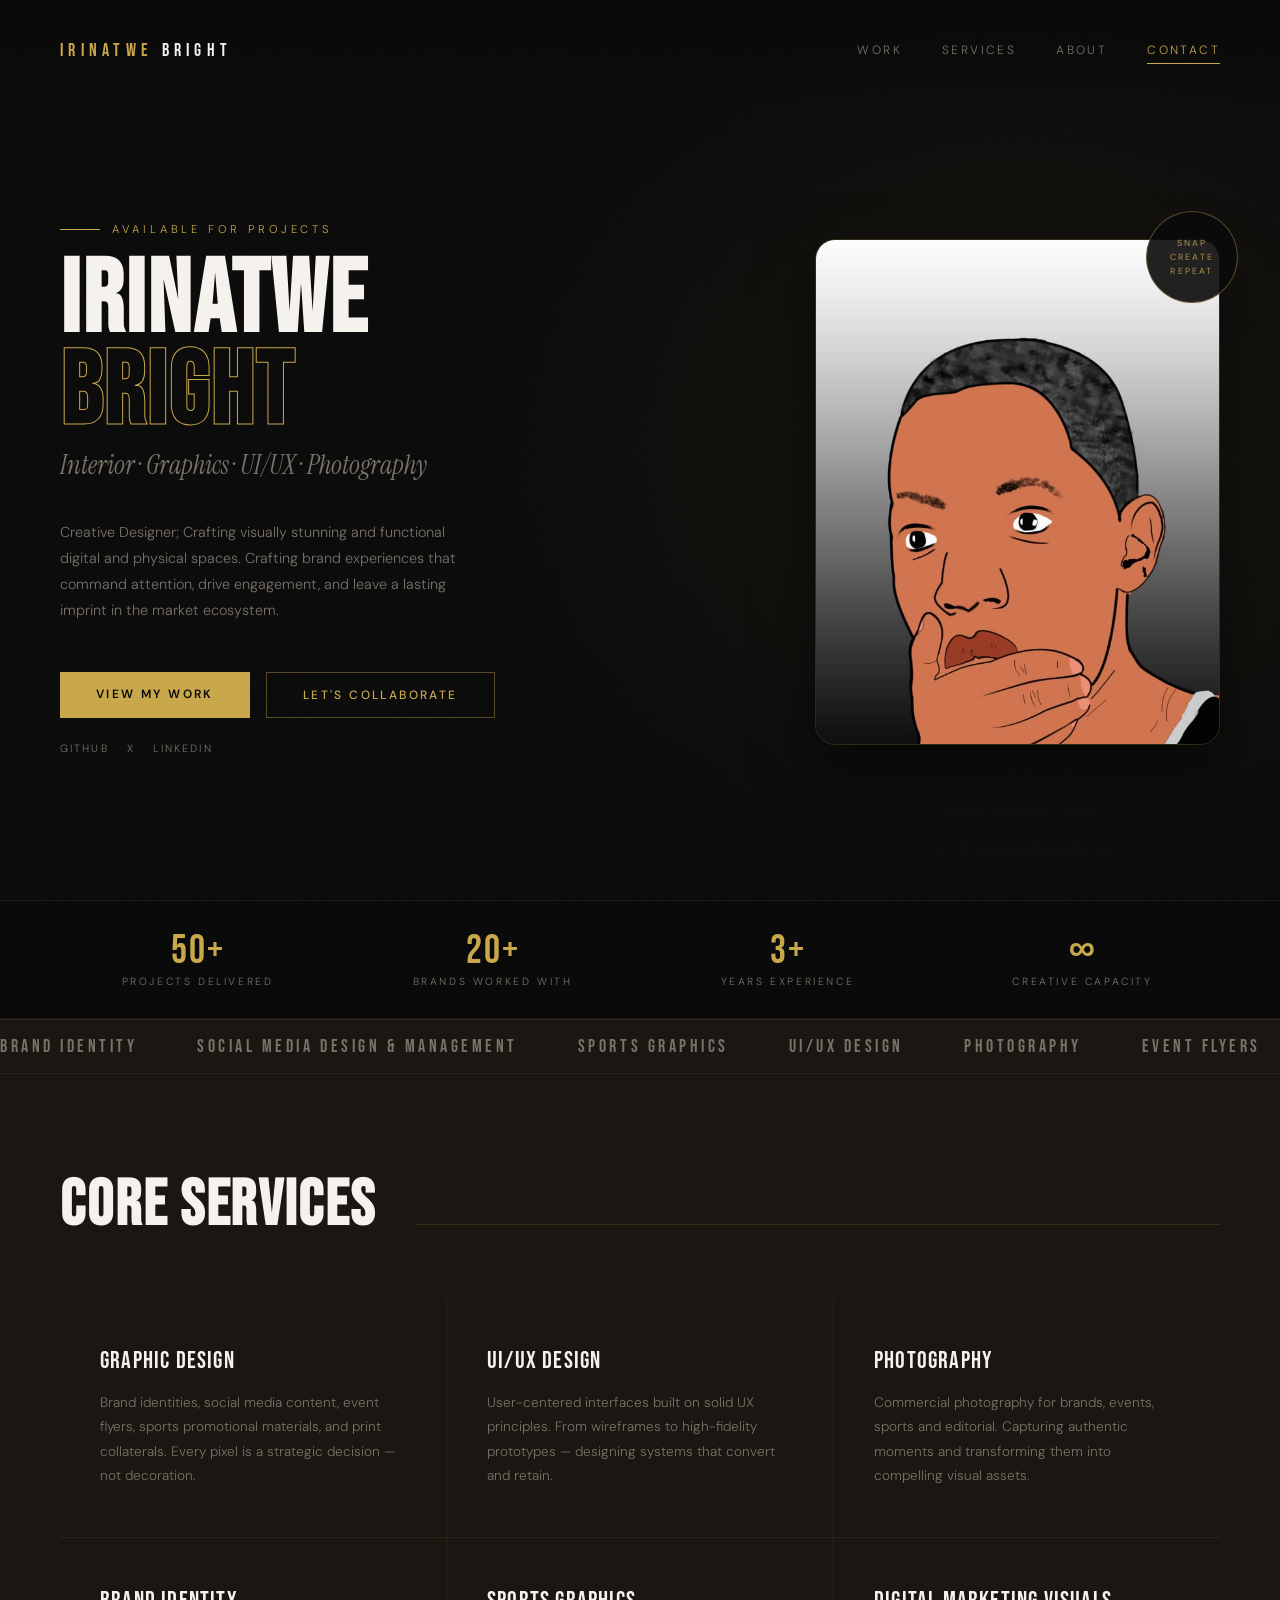
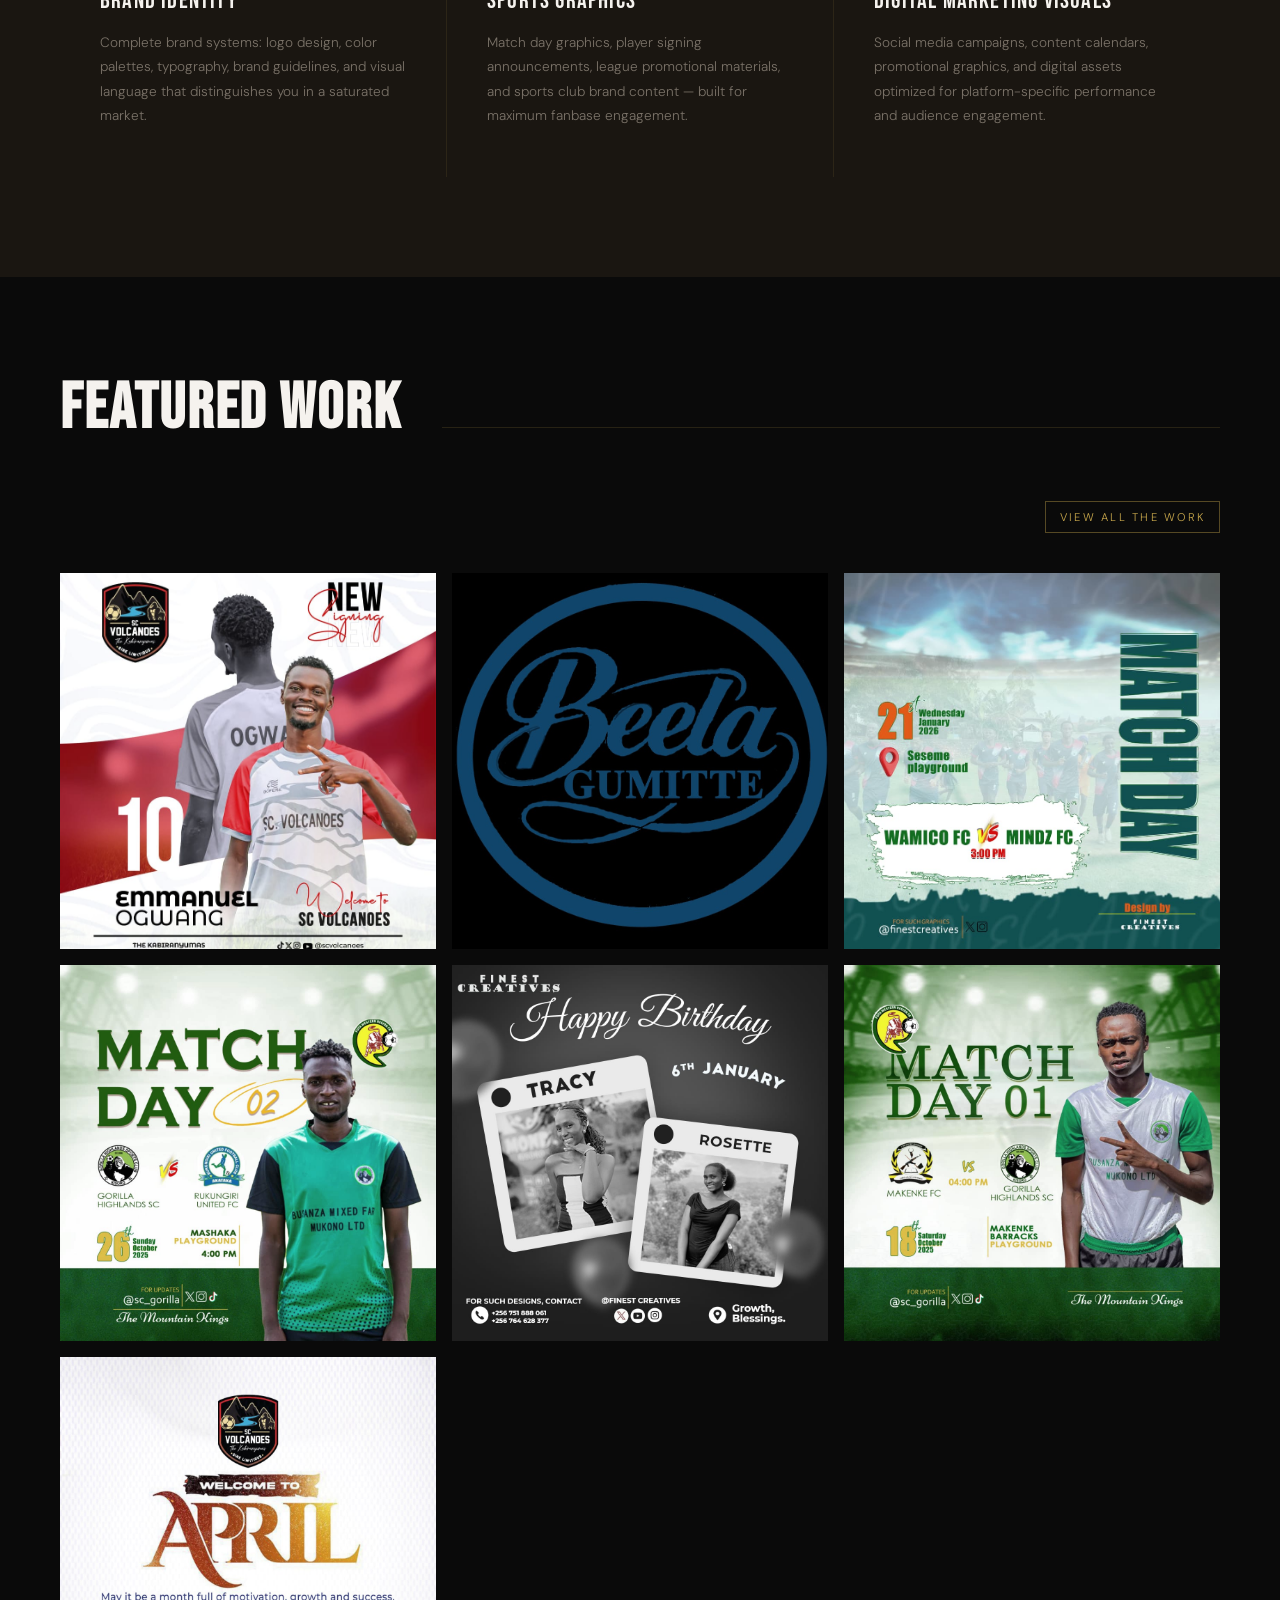
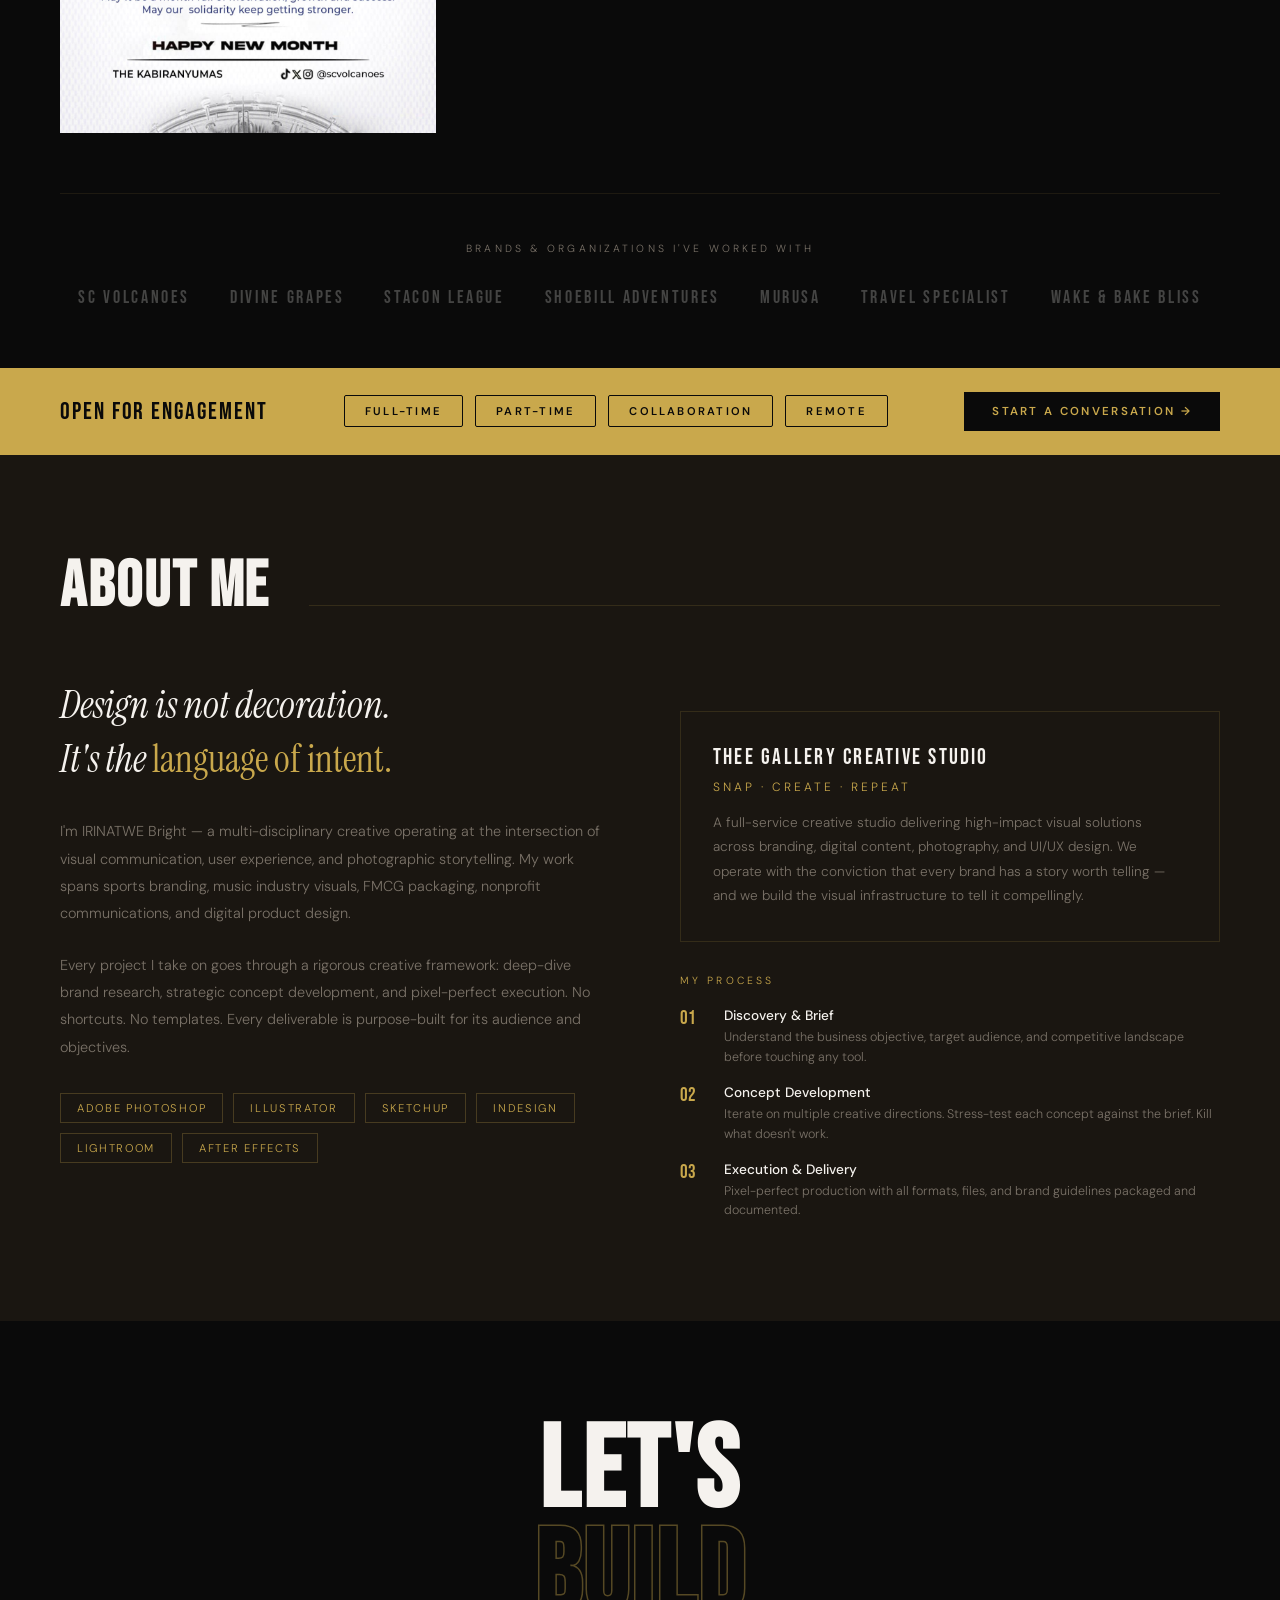
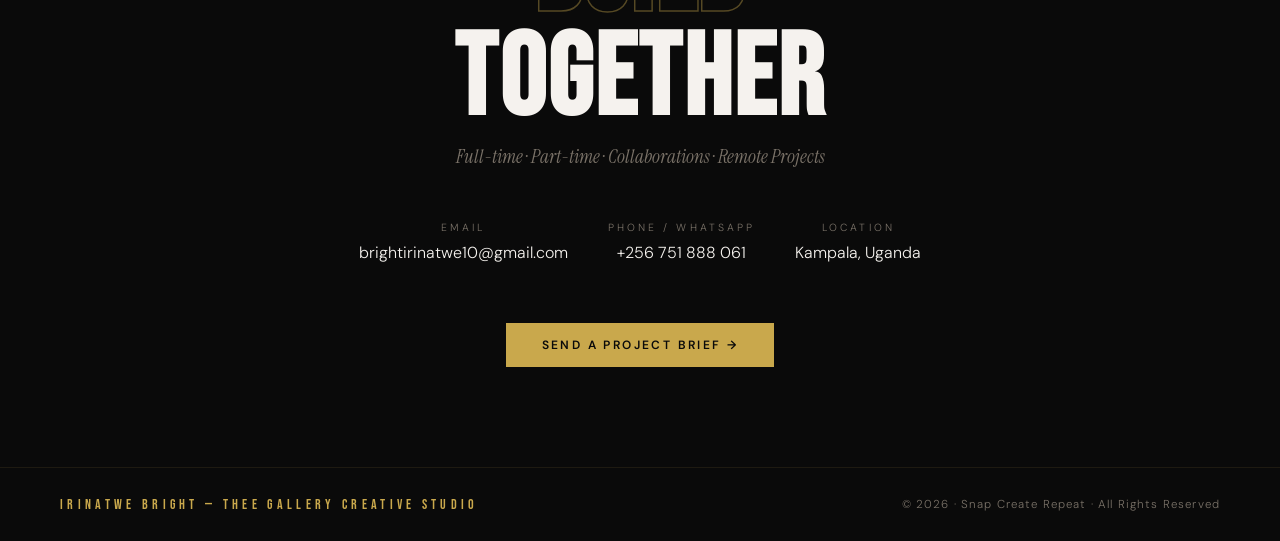
<file: index.html>
<!DOCTYPE html>
<html lang="en">
<head>
<meta charset="UTF-8"/>
<meta name="viewport" content="width=device-width, initial-scale=1.0"/>
<title>IRINATWE Bright — THEE GALLERY Creative Studio</title>
<link href="https://fonts.googleapis.com/css2?family=Bebas+Neue&family=Instrument+Serif:ital@0;1&family=DM+Sans:wght@300;400;500;600&display=swap" rel="stylesheet"/>
<link rel="stylesheet" href="irinatwe-bright-portfolio.css?v=20260407-22"/>
</head>
<body>

<!-- NAV -->
<nav aria-label="Primary navigation">
  <a href="#" class="nav-logo">IRINATWE <span>Bright</span> </a>
  <button class="nav-toggle" id="navToggle" aria-label="Open navigation menu" aria-expanded="false" aria-controls="navLinks" aria-haspopup="true">
    <span></span>
    <span></span>
    <span></span>
  </button>
  <ul class="nav-links" id="navLinks">
    <li><a href="#portfolio" data-section="portfolio">WORK</a></li>
    <li><a href="#services" data-section="services">SERVICES</a></li>
    <li><a href="#about" data-section="about">ABOUT</a></li>
    <li><a href="#contact" data-section="contact">CONTACT</a></li>
    <li class="nav-social" aria-label="Social links">
      <a href="https://github.com/finestcreatives" target="_blank" rel="noopener noreferrer" aria-label="GitHub profile">GitHub</a>
      <a href="https://www.linkedin.com/in/irinatwebright?utm_source=share_via&utm_content=profile&utm_medium=member_android" target="_blank" rel="noopener noreferrer" aria-label="LinkedIn profile">LinkedIn</a>
      <a href="https://x.com/IrinatweBright" target="_blank" rel="noopener noreferrer" aria-label="X profile">X</a>
    </li>
  </ul>
</nav>

<!-- HERO -->
<section class="hero hero-single-media" id="home">
  <div class="hero-noise"></div>
  <div class="hero-left reveal">
    <div class="hero-eyebrow">Available for Projects</div>
    <h1 class="hero-name">
      IRINATWE
      <span class="accent-line">Bright</span>
    </h1>
    <p class="hero-title">Interior · Graphics · UI/UX · Photography</p>
    <p class="hero-desc">
      Creative Designer; Crafting visually stunning and functional digital and physical spaces.
      Crafting brand experiences that command attention, drive engagement, 
      and leave a lasting imprint in the market ecosystem.
    </p>
    <div class="hero-ctas">
      <a href="#portfolio" class="btn-primary">View My Work</a>
      <a href="#contact" class="btn-outline">Let's Collaborate</a>
    </div>
    <div class="hero-social-links" aria-label="Social links">
      <a href="https://github.com/finestcreatives" target="_blank" rel="noopener noreferrer">GitHub</a>
      <a href="https://x.com/IrinatweBright" target="_blank" rel="noopener noreferrer">X</a>
      <a href="https://www.linkedin.com/in/irinatwebright?utm_source=share_via&utm_content=profile&utm_medium=member_android" target="_blank" rel="noopener noreferrer">LinkedIn</a>
    </div>
  </div>
  <div class="hero-right">
    <figure class="hero-profile-media reveal">
      <img src="Images/Profile/Profile.jpeg?v=20260407-1" alt="IRINATWE Bright profile" />
    </figure>
    <div class="hero-badge" aria-hidden="true">
      <span>SNAP<br/>CREATE<br/>REPEAT</span>
    </div>
  </div>
</section>

<!-- STATS BAR -->
<div class="stats-bar reveal">
  <div class="stat-item">
    <div class="stat-number">50+</div>
    <div class="stat-label">Projects Delivered</div>
  </div>
  <div class="stat-item">
    <div class="stat-number">20+</div>
    <div class="stat-label">Brands Worked With</div>
  </div>
  <div class="stat-item">
    <div class="stat-number">3+</div>
    <div class="stat-label">Years Experience</div>
  </div>
  <div class="stat-item">
    <div class="stat-number">∞</div>
    <div class="stat-label">Creative Capacity</div>
  </div>
</div>

<!-- TICKER -->
<div class="ticker-wrap">
  <div class="ticker-track">
    <div class="ticker-item">Brand Identity <span>✦</span></div>
    <div class="ticker-item">Social Media Design & Management<span>✦</span></div>
    <div class="ticker-item">Sports Graphics <span>✦</span></div>
    <div class="ticker-item">UI/UX Design <span>✦</span></div>
    <div class="ticker-item">Photography <span>✦</span></div>
    <div class="ticker-item">Event Flyers <span>✦</span></div>
    <div class="ticker-item">Logo Design <span>✦</span></div>
    <div class="ticker-item">Digital Marketing <span>✦</span></div>
    <!-- duplicate for seamless loop -->
    <div class="ticker-item">Brand Identity <span>✦</span></div>
    <div class="ticker-item">Social Media Design <span>✦</span></div>
    <div class="ticker-item">Sports Graphics <span>✦</span></div>
    <div class="ticker-item">UI/UX Design <span>✦</span></div>
    <div class="ticker-item">Photography <span>✦</span></div>
    <div class="ticker-item">Event Flyers <span>✦</span></div>
    <div class="ticker-item">Logo Design <span>✦</span></div>
    <div class="ticker-item">Digital Marketing <span>✦</span></div>
  </div>
</div>

<!-- SERVICES -->
<section class="services" id="services">
  <div class="section-header reveal">
    <h2 class="section-title">Core Services</h2>
    <div class="section-line"></div>
  </div>
  <div class="services-grid reveal">
    <div class="service-card">
      <div class="service-icon">✦</div>
      <div class="service-name">Graphic Design</div>
      <p class="service-desc">Brand identities, social media content, event flyers, sports promotional materials, and print collaterals. Every pixel is a strategic decision — not decoration.</p>
    </div>
    <div class="service-card">
      <div class="service-icon">⬡</div>
      <div class="service-name">UI/UX Design</div>
      <p class="service-desc">User-centered interfaces built on solid UX principles. From wireframes to high-fidelity prototypes — designing systems that convert and retain.</p>
    </div>
    <div class="service-card">
      <div class="service-icon">◎</div>
      <div class="service-name">Photography</div>
      <p class="service-desc">Commercial photography for brands, events, sports and editorial. Capturing authentic moments and transforming them into compelling visual assets.</p>
    </div>
    <div class="service-card">
      <div class="service-icon">▲</div>
      <div class="service-name">Brand Identity</div>
      <p class="service-desc">Complete brand systems: logo design, color palettes, typography, brand guidelines, and visual language that distinguishes you in a saturated market.</p>
    </div>
    <div class="service-card">
      <div class="service-icon">◇</div>
      <div class="service-name">Sports Graphics</div>
      <p class="service-desc">Match day graphics, player signing announcements, league promotional materials, and sports club brand content — built for maximum fanbase engagement.</p>
    </div>
    <div class="service-card">
      <div class="service-icon">☯</div>
      <div class="service-name">Digital Marketing Visuals</div>
      <p class="service-desc">Social media campaigns, content calendars, promotional graphics, and digital assets optimized for platform-specific performance and audience engagement.</p>
    </div>
  </div>
</section>

<!-- PORTFOLIO -->
<section id="portfolio" style="background: var(--black); padding-top: 100px; padding-bottom: 60px; padding-left: 60px; padding-right: 60px;">
  <div class="section-header reveal">
   
    <h2 class="section-title">Featured Work</h2>
    <div class="section-line"></div>
  </div>

  <!-- Portfolio Filter Labels -->
  <div style="display:flex; gap:20px; flex-wrap:wrap; margin-bottom:40px;" class="reveal">
    <a href="all-work/all-work.html" style="font-size:0.7rem; letter-spacing:0.2em; text-transform:uppercase; color:var(--gold); text-decoration:none; margin-left:auto; border:1px solid rgba(201,168,76,0.4); padding:8px 14px;">View All The Work</a>
  </div>

  <div class="portfolio-grid reveal">
    <!-- Row 1 -->
    <div class="portfolio-item">
      <img src="Images/Sports/Sports1.jpeg?v=20260407-2" alt="Sports Design"/>
      <div class="portfolio-overlay">
        <div class="portfolio-cat">Sports Graphics</div>
        <div class="portfolio-name">SC VOLCANOES — Good Friday</div>
      </div>
    </div>
    <div class="portfolio-item">
      <img src="Images/Brand%20Indentity/lo1.jpeg?v=20260407-2" alt="Brand Design"/>
      <div class="portfolio-overlay">
        <div class="portfolio-cat">Brand Identity</div>
        <div class="portfolio-name">Divine Grapes Logo</div>
      </div>
    </div>

    <!-- Row 2 -->
    <div class="portfolio-item">
      <img src="Images/Events/Eve1.jpeg?v=20260407-2" alt="Event Design"/>
      <div class="portfolio-overlay">
        <div class="portfolio-cat">Music Artwork</div>
        <div class="portfolio-name">King DJDJ — Zero to Hero</div>
      </div>
    </div>
    <div class="portfolio-item">
      <img src="Images/Sports/Sp2.jpeg?v=20260407-2" alt="Match Day"/>
      <div class="portfolio-overlay">
        <div class="portfolio-cat">Sports Graphics</div>
        <div class="portfolio-name">Match Day — SC Volcanoes vs Asante</div>
      </div>
    </div>
    <div class="portfolio-item">
      <img src="Images/Events/Eve3.jpeg?v=20260407-2" alt="Tour Flyer"/>
      <div class="portfolio-overlay">
        <div class="portfolio-cat">Event Promotion</div>
        <div class="portfolio-name">Shoebill Adventures — Escape to Kisoro</div>
      </div>
    </div>

    <!-- Row 3 -->
    <div class="portfolio-item">
      <img src="Images/Sports/Sp3.jpeg?v=20260407-2" alt="Signing"/>
      <div class="portfolio-overlay">
        <div class="portfolio-cat">Sports Graphics</div>
        <div class="portfolio-name">Player Signing — Alijuna Bernard #5</div>
      </div>
    </div>
    <div class="portfolio-item">
      <img src="Images/Events/Eve10.jpeg?v=20260407-2" alt="Grand Opening"/>
      <div class="portfolio-overlay">
        <div class="portfolio-cat">Sports / Event</div>
        <div class="portfolio-name">Stacon League — Season 6 Grand Opening</div>
      </div>
    </div>
  </div>

  <!-- Client Logos Strip -->
  <div style="margin-top:60px; border-top: 1px solid rgba(201,168,76,0.1); padding-top:48px;" class="reveal">
    <p style="font-size:0.65rem; letter-spacing:0.3em; text-transform:uppercase; color:var(--muted); text-align:center; margin-bottom:32px;">Brands & Organizations I've Worked With</p>
    <div style="display:flex; justify-content:center; flex-wrap:wrap; gap:40px; align-items:center;">
      <span style="font-family:'Bebas Neue',sans-serif; font-size:1.1rem; letter-spacing:0.15em; color:rgba(245,242,238,0.25);">SC VOLCANOES</span>
      <span style="font-family:'Bebas Neue',sans-serif; font-size:1.1rem; letter-spacing:0.15em; color:rgba(245,242,238,0.25);">DIVINE GRAPES</span>
      <span style="font-family:'Bebas Neue',sans-serif; font-size:1.1rem; letter-spacing:0.15em; color:rgba(245,242,238,0.25);">STACON LEAGUE</span>
      <span style="font-family:'Bebas Neue',sans-serif; font-size:1.1rem; letter-spacing:0.15em; color:rgba(245,242,238,0.25);">SHOEBILL ADVENTURES</span>
      <span style="font-family:'Bebas Neue',sans-serif; font-size:1.1rem; letter-spacing:0.15em; color:rgba(245,242,238,0.25);">MURUSA</span>
      <span style="font-family:'Bebas Neue',sans-serif; font-size:1.1rem; letter-spacing:0.15em; color:rgba(245,242,238,0.25);">TRAVEL SPECIALIST</span>
      <span style="font-family:'Bebas Neue',sans-serif; font-size:1.1rem; letter-spacing:0.15em; color:rgba(245,242,238,0.25);">WAKE & BAKE BLISS</span>
    </div>
  </div>
</section>

<!-- AVAILABILITY BAND -->
<div class="avail-band reveal">
  <div class="avail-text">Open for Engagement</div>
  <div class="avail-tags">
    <span class="avail-tag">Full-Time</span>
    <span class="avail-tag">Part-Time</span>
    <span class="avail-tag">Collaboration</span>
    <span class="avail-tag">Remote</span>
  </div>
  <a href="#contact" class="avail-cta">Start a Conversation →</a>
</div>

<!-- ABOUT -->
<section class="about" id="about">
  <div class="section-header reveal">
    <h2 class="section-title">About Me</h2>
    <div class="section-line"></div>
  </div>
  <div class="about-inner reveal">
    <div>
      <p class="about-tagline">
        Design is not decoration.<br/>
        It's the <em>language of intent.</em>
      </p>
      <p class="about-body">
        I'm IRINATWE Bright — a multi-disciplinary creative operating at the intersection 
        of visual communication, user experience, and photographic storytelling. My work 
        spans sports branding, music industry visuals, FMCG packaging, nonprofit communications, 
        and digital product design.
      </p>
      <p class="about-body">
        Every project I take on goes through a rigorous creative framework: deep-dive brand 
        research, strategic concept development, and pixel-perfect execution. No shortcuts. 
        No templates. Every deliverable is purpose-built for its audience and objectives.
      </p>
      <div class="skills-list">
        <span class="skill-pill">Adobe Photoshop</span>
        <span class="skill-pill">Illustrator</span>
        <span class="skill-pill">SKETCHUP</span>
        <span class="skill-pill">InDesign</span>
        <span class="skill-pill">Lightroom</span>
        <span class="skill-pill">After Effects</span>
       <!--  <span class="skill-pill">Canva Pro</span> -->
      <!-- <span class="skill-pill">Branding</span> -->
      </div>
    </div>
    <div>
      <div class="studio-info">
        <div class="studio-name">THEE GALLERY Creative Studio</div>
        <div class="studio-tagline">Snap · Create · Repeat</div>
        <p class="studio-desc">
          A full-service creative studio delivering high-impact visual solutions across 
          branding, digital content, photography, and UI/UX design. We operate with the 
          conviction that every brand has a story worth telling — and we build the visual 
          infrastructure to tell it compellingly.
        </p>
      </div>
      <!-- Process -->
      <div style="margin-top:32px;">
        <p style="font-size:0.65rem; letter-spacing:0.3em; text-transform:uppercase; color:var(--gold); margin-bottom:20px;">My Process</p>
        <div style="display:flex; flex-direction:column; gap:16px;">
          <div style="display:flex; gap:16px; align-items:flex-start;">
            <span style="font-family:'Bebas Neue',sans-serif; font-size:1.2rem; color:var(--gold); min-width:28px;">01</span>
            <div>
              <p style="font-size:0.85rem; font-weight:500; margin-bottom:4px;">Discovery & Brief</p>
              <p style="font-size:0.78rem; color:var(--muted); line-height:1.6;">Understand the business objective, target audience, and competitive landscape before touching any tool.</p>
            </div>
          </div>
          <div style="display:flex; gap:16px; align-items:flex-start;">
            <span style="font-family:'Bebas Neue',sans-serif; font-size:1.2rem; color:var(--gold); min-width:28px;">02</span>
            <div>
              <p style="font-size:0.85rem; font-weight:500; margin-bottom:4px;">Concept Development</p>
              <p style="font-size:0.78rem; color:var(--muted); line-height:1.6;">Iterate on multiple creative directions. Stress-test each concept against the brief. Kill what doesn't work.</p>
            </div>
          </div>
          <div style="display:flex; gap:16px; align-items:flex-start;">
            <span style="font-family:'Bebas Neue',sans-serif; font-size:1.2rem; color:var(--gold); min-width:28px;">03</span>
            <div>
              <p style="font-size:0.85rem; font-weight:500; margin-bottom:4px;">Execution & Delivery</p>
              <p style="font-size:0.78rem; color:var(--muted); line-height:1.6;">Pixel-perfect production with all formats, files, and brand guidelines packaged and documented.</p>
            </div>
          </div>
        </div>
      </div>
    </div>
  </div>
</section>

<!-- CONTACT -->
<section class="contact" id="contact">
  <div class="reveal">
    <h2 class="contact-headline">
      LET'S<br/>
      <span class="outline">BUILD</span><br/>
      TOGETHER
    </h2>
    <p class="contact-sub">Full-time · Part-time · Collaborations · Remote Projects</p>
    <div class="contact-grid">
      <a href="mailto:bright@theegallery.ug" class="contact-link">
        <span class="contact-link-label">Email</span>
        <span class="contact-link-value">brightirinatwe10@gmail.com</span>
      </a>
      <a href="https://wa.me/256751888061" target="_blank" rel="noopener noreferrer" class="contact-link">
        <span class="contact-link-label">Phone / WhatsApp</span>
        <span class="contact-link-value">+256 751 888 061</span>
      </a>
      <a href="#" class="contact-link">
        <span class="contact-link-label">Location</span>
        <span class="contact-link-value">Kampala, Uganda</span>
      </a>
    </div>
    <a href="mailto:bright@theegallery.ug" class="btn-primary">Send a Project Brief →</a>
  </div>
</section>

<!-- FOOTER -->
<footer>
  <div class="footer-brand">IRINATWE Bright — THEE GALLERY Creative Studio</div>
  <div class="footer-copy">© 2026 · Snap Create Repeat · All Rights Reserved</div>
</footer>

<script src="irinatwe-bright-portfolio.js?v=20260407-2"></script>
</body>
</html>
</file>
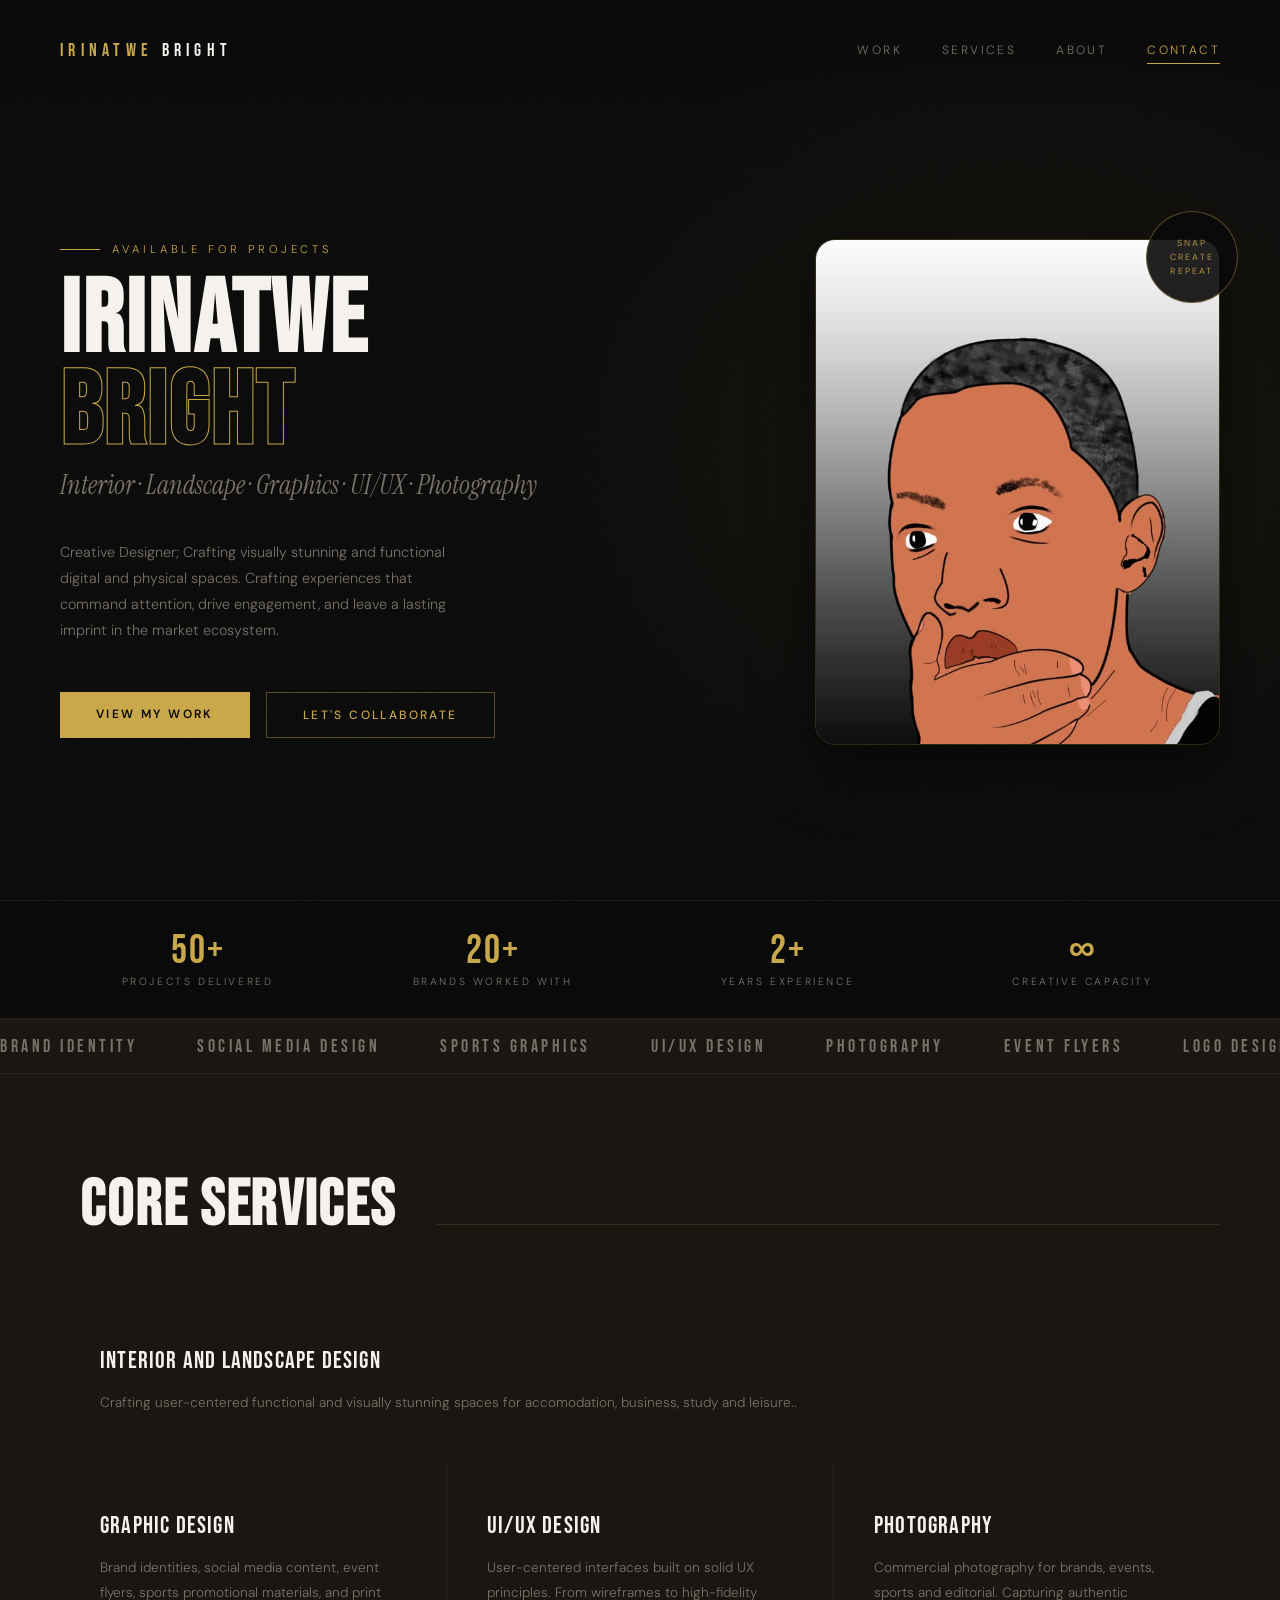
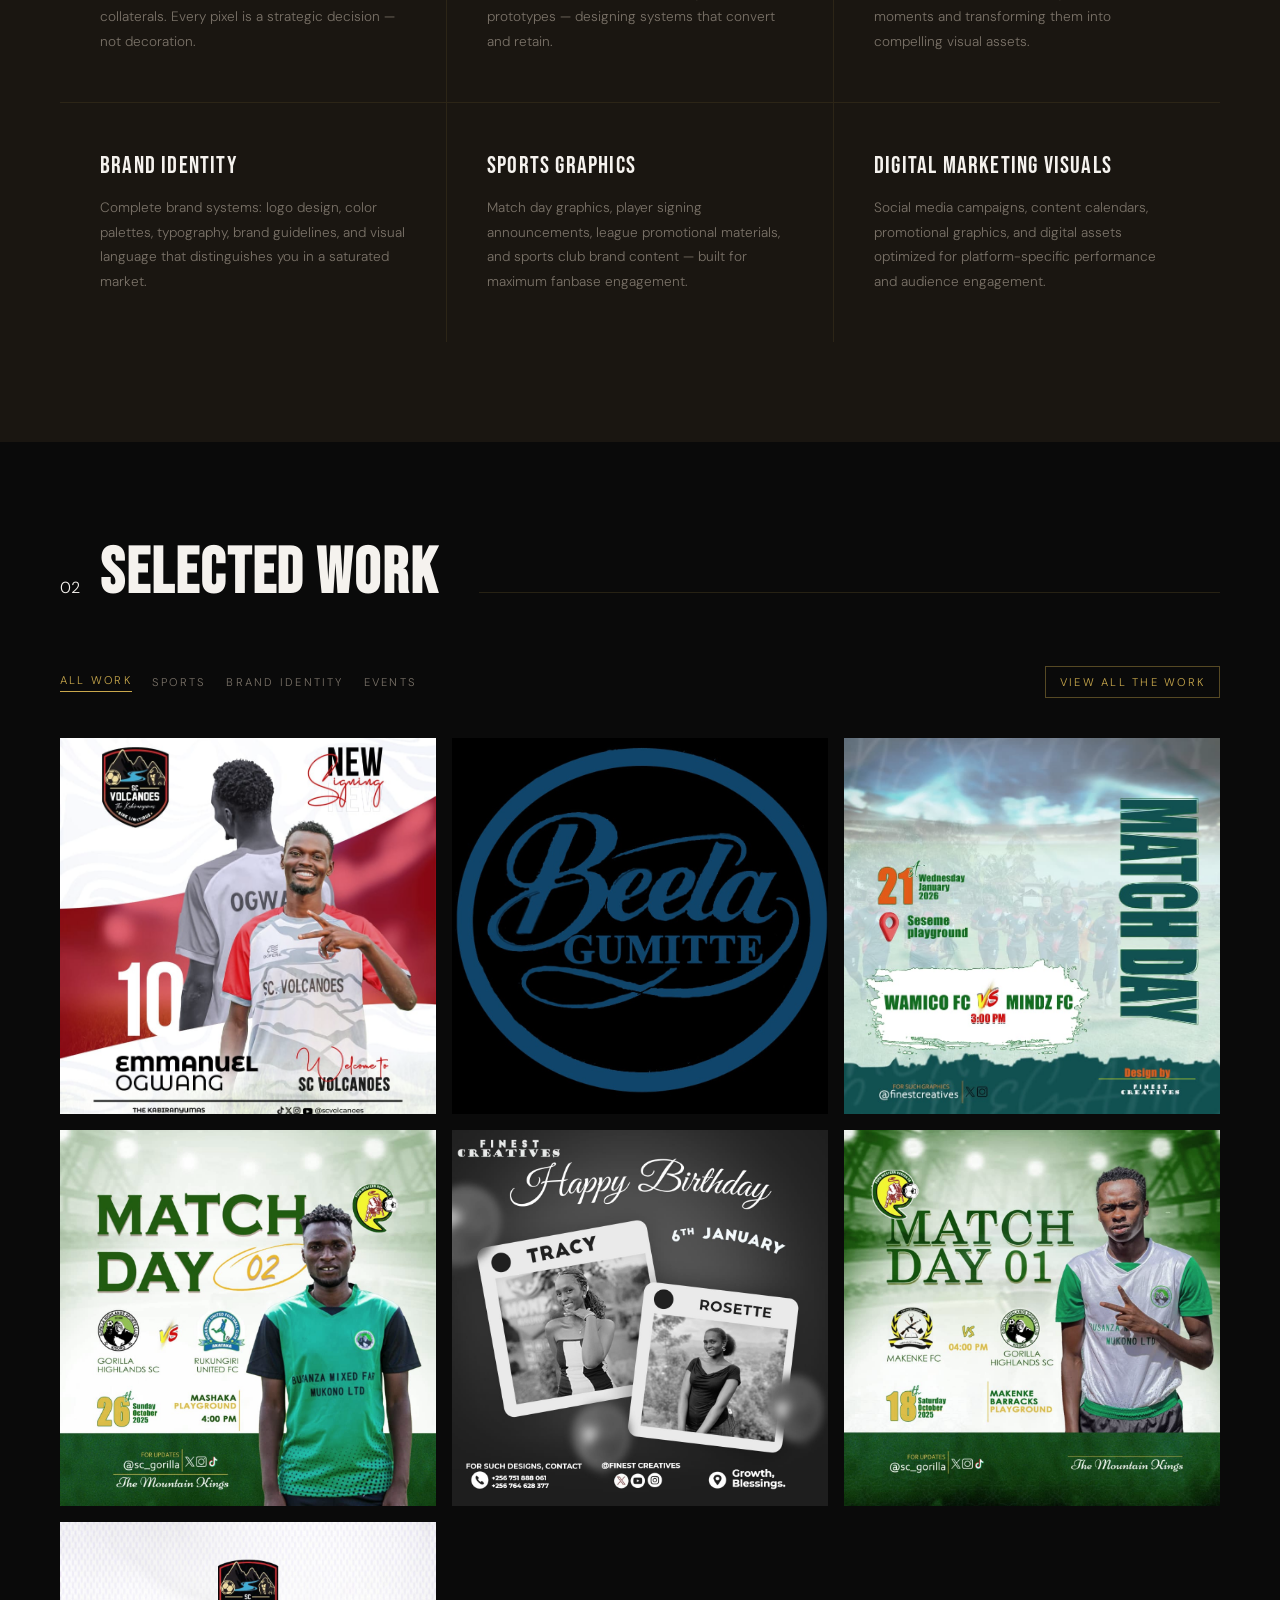
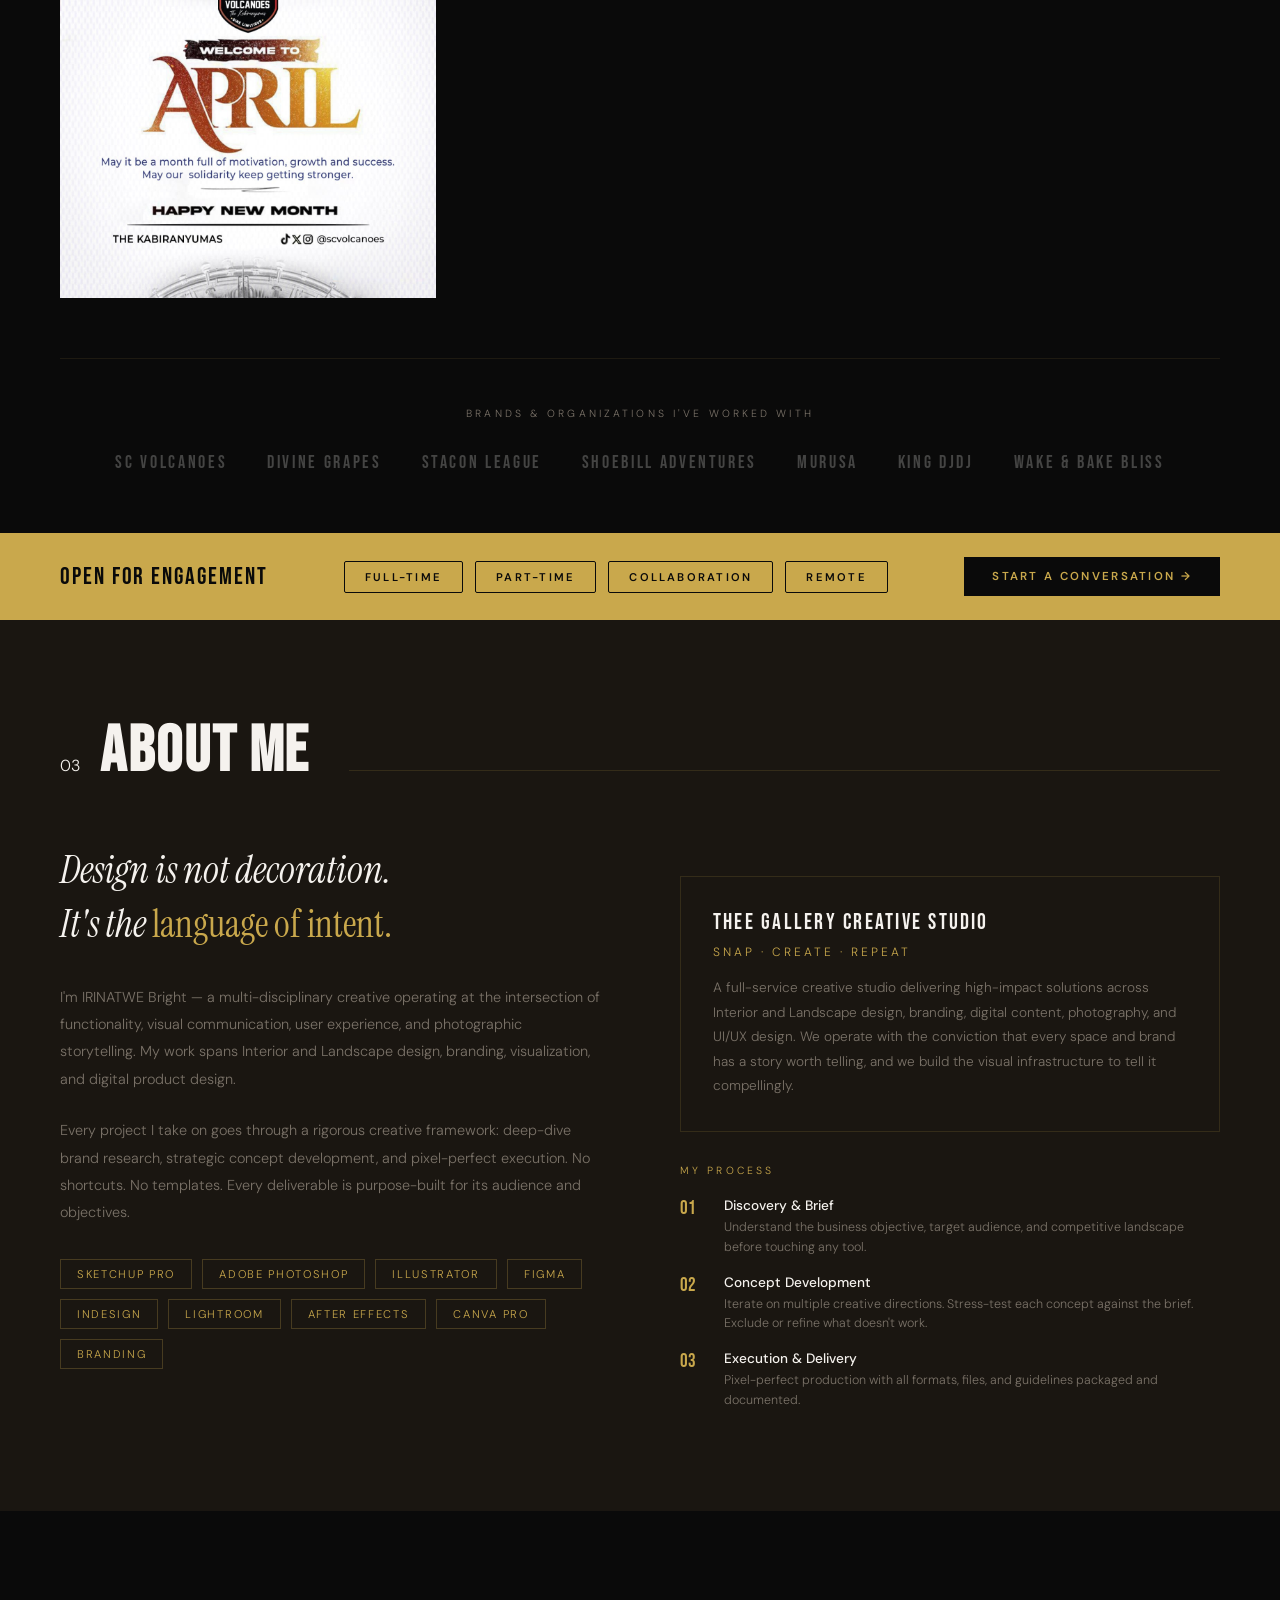
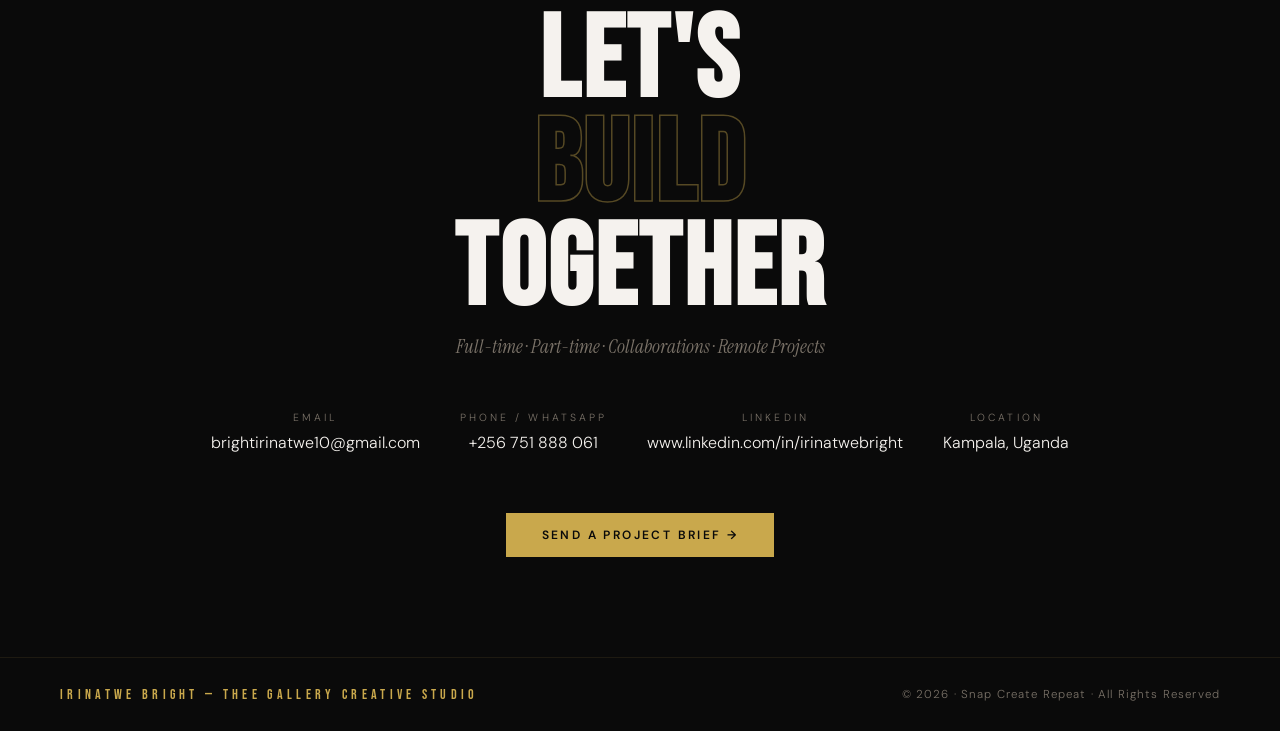
<file: irinatwe-bright-portfolio.html>
<!DOCTYPE html>
<html lang="en">
<head>
<meta charset="UTF-8"/>
<meta name="viewport" content="width=device-width, initial-scale=1.0"/>
<title>IRINATWE Bright — THEE GALLERY Creative Studio</title>
<link href="https://fonts.googleapis.com/css2?family=Bebas+Neue&family=Instrument+Serif:ital@0;1&family=DM+Sans:wght@300;400;500;600&display=swap" rel="stylesheet"/>
<link rel="stylesheet" href="irinatwe-bright-portfolio.css?v=20260407-22"/>
</head>
<body>

<!-- NAV -->
<nav aria-label="Primary navigation">
  <a href="#" class="nav-logo">IRINATWE <span>Bright</span> </a>
  <button class="nav-toggle" id="navToggle" aria-label="Open navigation menu" aria-expanded="false" aria-controls="navLinks" aria-haspopup="true">
    <span></span>
    <span></span>
    <span></span>
  </button>
  <ul class="nav-links" id="navLinks">
    <li><a href="#portfolio" data-section="portfolio">WORK</a></li>
    <li><a href="#services" data-section="services">SERVICES</a></li>
    <li><a href="#about" data-section="about">ABOUT</a></li>
    <li><a href="#contact" data-section="contact">CONTACT</a></li>
    <li class="nav-social" aria-label="Social links">
      <a href="https://github.com" target="_blank" rel="noopener noreferrer" aria-label="GitHub profile">GitHub</a>
      <a href="https://www.linkedin.com" target="_blank" rel="noopener noreferrer" aria-label="LinkedIn profile">LinkedIn</a>
      <a href="https://twitter.com" target="_blank" rel="noopener noreferrer" aria-label="Twitter profile">Twitter</a>
    </li>
  </ul>
</nav>

<!-- HERO -->
<section class="hero hero-single-media" id="home">
  <div class="hero-noise"></div>
  <div class="hero-left reveal">
    <div class="hero-eyebrow">Available for Projects</div>
    <h1 class="hero-name">
      IRINATWE
      <span class="accent-line">Bright</span>
    </h1>
    <p class="hero-title">Interior · Landscape · Graphics · UI/UX · Photography</p>
    <p class="hero-desc">
      Creative Designer; Crafting visually stunning and functional digital and physical spaces.
      Crafting experiences that command attention, drive engagement, 
      and leave a lasting imprint in the market ecosystem.
    </p>
    <div class="hero-ctas">
      <a href="#portfolio" class="btn-primary">View My Work</a>
      <a href="#contact" class="btn-outline">Let's Collaborate</a>
    </div>
  </div>
  <div class="hero-right">
    <figure class="hero-profile-media reveal">
      <img src="Images/Profile/Profile.jpeg?v=20260407-1" alt="IRINATWE Bright profile" />
    </figure>
    <div class="hero-badge" aria-hidden="true">
      <span>SNAP<br/>CREATE<br/>REPEAT</span>
    </div>
  </div>
</section>

<!-- STATS BAR -->
<div class="stats-bar reveal">
  <div class="stat-item">
    <div class="stat-number">50+</div>
    <div class="stat-label">Projects Delivered</div>
  </div>
  <div class="stat-item">
    <div class="stat-number">20+</div>
    <div class="stat-label">Brands Worked With</div>
  </div>
  <div class="stat-item">
    <div class="stat-number">2+</div>
    <div class="stat-label">Years Experience</div>
  </div>
  <div class="stat-item">
    <div class="stat-number">∞</div>
    <div class="stat-label">Creative Capacity</div>
  </div>
</div>

<!-- TICKER -->
<div class="ticker-wrap">
  <div class="ticker-track">
    <div class="ticker-item">Brand Identity <span>✦</span></div>
    <div class="ticker-item">Social Media Design <span>✦</span></div>
    <div class="ticker-item">Sports Graphics <span>✦</span></div>
    <div class="ticker-item">UI/UX Design <span>✦</span></div>
    <div class="ticker-item">Photography <span>✦</span></div>
    <div class="ticker-item">Event Flyers <span>✦</span></div>
    <div class="ticker-item">Logo Design <span>✦</span></div>
    <div class="ticker-item">Digital Marketing <span>✦</span></div>
    <!-- duplicate for seamless loop -->
    <div class="ticker-item">Brand Identity <span>✦</span></div>
    <div class="ticker-item">Social Media Design <span>✦</span></div>
    <div class="ticker-item">Sports Graphics <span>✦</span></div>
    <div class="ticker-item">UI/UX Design <span>✦</span></div>
    <div class="ticker-item">Photography <span>✦</span></div>
    <div class="ticker-item">Event Flyers <span>✦</span></div>
    <div class="ticker-item">Logo Design <span>✦</span></div>
    <div class="ticker-item">Digital Marketing <span>✦</span></div>
  </div>
</div>

<!-- SERVICES -->
<section class="services" id="services">
  <div class="section-header reveal">
    <span class="section-num"></span>
    <h2 class="section-title">Core Services</h2>
    <div class="section-line"></div>
    </div>
    <div class="service-card">
      <div class="service-icon">⬡</div>
      <div class="service-name">Interior and Landscape Design</div>
      <p class="service-desc">Crafting user-centered functional and visually stunning spaces for accomodation, business, study and leisure..</p>
  </div>
  <div class="services-grid reveal">
    <div class="service-card">
      <div class="service-icon">✦</div>
      <div class="service-name">Graphic Design</div>
      <p class="service-desc">Brand identities, social media content, event flyers, sports promotional materials, and print collaterals. Every pixel is a strategic decision — not decoration.</p>
    </div>
    <div class="service-card">
      <div class="service-icon">⬡</div>
      <div class="service-name">UI/UX Design</div>
      <p class="service-desc">User-centered interfaces built on solid UX principles. From wireframes to high-fidelity prototypes — designing systems that convert and retain.</p>
    </div>
    <div class="service-card">
      <div class="service-icon">◎</div>
      <div class="service-name">Photography</div>
      <p class="service-desc">Commercial photography for brands, events, sports and editorial. Capturing authentic moments and transforming them into compelling visual assets.</p>
    </div>
    <div class="service-card">
      <div class="service-icon">▲</div>
      <div class="service-name">Brand Identity</div>
      <p class="service-desc">Complete brand systems: logo design, color palettes, typography, brand guidelines, and visual language that distinguishes you in a saturated market.</p>
    </div>
    <div class="service-card">
      <div class="service-icon">◇</div>
      <div class="service-name">Sports Graphics</div>
      <p class="service-desc">Match day graphics, player signing announcements, league promotional materials, and sports club brand content — built for maximum fanbase engagement.</p>
    </div>
    <div class="service-card">
      <div class="service-icon">☯</div>
      <div class="service-name">Digital Marketing Visuals</div>
      <p class="service-desc">Social media campaigns, content calendars, promotional graphics, and digital assets optimized for platform-specific performance and audience engagement.</p>
    </div>
  </div>
</section>

<!-- PORTFOLIO -->
<section id="portfolio" class="portfolio-section">
  <div class="section-header reveal">
    <span class="section-num">02</span>
    <h2 class="section-title">Selected Work</h2>
    <div class="section-line"></div>
  </div>

  <!-- Portfolio Filter Labels -->
  <div class="portfolio-filter reveal">
    <span class="portfolio-filter-chip is-active">All Work</span>
    <span class="portfolio-filter-chip">Sports</span>
    <span class="portfolio-filter-chip">Brand Identity</span>
    <span class="portfolio-filter-chip">Events</span>
    <a href="all-work/all-work.html" class="portfolio-filter-link">View All The Work</a>
  </div>

  <div class="portfolio-grid reveal">
    <!-- Row 1 -->
    <div class="portfolio-item">
      <img src="Images/Sports/Sports1.jpeg?v=20260407-2" alt="Sports Design"/>
      <div class="portfolio-overlay">
        <div class="portfolio-cat">Sports Graphics</div>
        <div class="portfolio-name">SC VOLCANOES — Good Friday</div>
      </div>
    </div>
    <div class="portfolio-item">
      <img src="Images/Brand%20Indentity/lo1.jpeg?v=20260407-2" alt="Brand Design"/>
      <div class="portfolio-overlay">
        <div class="portfolio-cat">Brand Identity</div>
        <div class="portfolio-name">Divine Grapes Logo</div>
      </div>
    </div>

    <!-- Row 2 -->
    <div class="portfolio-item">
      <img src="Images/Events/Eve1.jpeg?v=20260407-2" alt="Event Design"/>
      <div class="portfolio-overlay">
        <div class="portfolio-cat">Music Artwork</div>
        <div class="portfolio-name">King DJDJ — Zero to Hero</div>
      </div>
    </div>
    <div class="portfolio-item">
      <img src="Images/Sports/Sp2.jpeg?v=20260407-2" alt="Match Day"/>
      <div class="portfolio-overlay">
        <div class="portfolio-cat">Sports Graphics</div>
        <div class="portfolio-name">Match Day — SC Volcanoes vs Asante</div>
      </div>
    </div>
    <div class="portfolio-item">
      <img src="Images/Events/Eve3.jpeg?v=20260407-2" alt="Tour Flyer"/>
      <div class="portfolio-overlay">
        <div class="portfolio-cat">Event Promotion</div>
        <div class="portfolio-name">Shoebill Adventures — Escape to Kisoro</div>
      </div>
    </div>

    <!-- Row 3 -->
    <div class="portfolio-item">
      <img src="Images/Sports/Sp3.jpeg?v=20260407-2" alt="Signing"/>
      <div class="portfolio-overlay">
        <div class="portfolio-cat">Sports Graphics</div>
        <div class="portfolio-name">Player Signing — Alijuna Bernard #5</div>
      </div>
    </div>
    <div class="portfolio-item">
      <img src="Images/Events/Eve10.jpeg?v=20260407-2" alt="Grand Opening"/>
      <div class="portfolio-overlay">
        <div class="portfolio-cat">Sports / Event</div>
        <div class="portfolio-name">Stacon League — Season 6 Grand Opening</div>
      </div>
    </div>
  </div>

  <!-- Client Logos Strip -->
  <div class="client-strip reveal">
    <p class="client-strip-title">Brands & Organizations I've Worked With</p>
    <div class="client-strip-list">
      <span class="client-strip-item">SC VOLCANOES</span>
      <span class="client-strip-item">DIVINE GRAPES</span>
      <span class="client-strip-item">STACON LEAGUE</span>
      <span class="client-strip-item">SHOEBILL ADVENTURES</span>
      <span class="client-strip-item">MURUSA</span>
      <span class="client-strip-item">KING DJDJ</span>
      <span class="client-strip-item">WAKE & BAKE BLISS</span>
    </div>
  </div>
</section>

<!-- AVAILABILITY BAND -->
<div class="avail-band reveal">
  <div class="avail-text">Open for Engagement</div>
  <div class="avail-tags">
    <span class="avail-tag">Full-Time</span>
    <span class="avail-tag">Part-Time</span>
    <span class="avail-tag">Collaboration</span>
    <span class="avail-tag">Remote</span>
  </div>
  <a href="#contact" class="avail-cta">Start a Conversation →</a>
</div>

<!-- ABOUT -->
<section class="about" id="about">
  <div class="section-header reveal">
    <span class="section-num">03</span>
    <h2 class="section-title">About Me</h2>
    <div class="section-line"></div>
  </div>
  <div class="about-inner reveal">
    <div>
      <p class="about-tagline">
        Design is not decoration.<br/>
        It's the <em>language of intent.</em>
      </p>
      <p class="about-body">
        I'm IRINATWE Bright — a multi-disciplinary creative operating at the intersection 
        of functionality, visual communication, user experience, and photographic storytelling. My work 
        spans Interior and Landscape design, branding, visualization, and digital product design.
      </p>
      <p class="about-body">
        Every project I take on goes through a rigorous creative framework: deep-dive brand 
        research, strategic concept development, and pixel-perfect execution. No shortcuts. 
        No templates. Every deliverable is purpose-built for its audience and objectives.
      </p>
      <div class="skills-list">
        <span class="skill-pill">SketchUp Pro</span>
        <span class="skill-pill">Adobe Photoshop</span>
        <span class="skill-pill">Illustrator</span>
        <span class="skill-pill">Figma</span>
        <span class="skill-pill">InDesign</span>
        <span class="skill-pill">Lightroom</span>
        <span class="skill-pill">After Effects</span>
        <span class="skill-pill">Canva Pro</span>
        <span class="skill-pill">Branding</span>
      </div>
    </div>
    <div>
      <div class="studio-info">
        <div class="studio-name">THEE GALLERY Creative Studio</div>
        <div class="studio-tagline">Snap · Create · Repeat</div>
        <p class="studio-desc">
          A full-service creative studio delivering high-impact solutions across Interior
          and Landscape design, branding, digital content, photography, and UI/UX design. We operate with the 
          conviction that every space and brand has a story worth telling, and we build the visual 
          infrastructure to tell it compellingly.
        </p>
      </div>
      <!-- Process -->
      <div class="process-block">
        <p class="process-title">My Process</p>
        <div class="process-steps">
          <div class="process-step">
            <span class="process-step-num">01</span>
            <div>
              <p class="process-step-heading">Discovery & Brief</p>
              <p class="process-step-text">Understand the business objective, target audience, and competitive landscape before touching any tool.</p>
            </div>
          </div>
          <div class="process-step">
            <span class="process-step-num">02</span>
            <div>
              <p class="process-step-heading">Concept Development</p>
              <p class="process-step-text">Iterate on multiple creative directions. Stress-test each concept against the brief. Exclude or refine what doesn't work.</p>
            </div>
          </div>
          <div class="process-step">
            <span class="process-step-num">03</span>
            <div>
              <p class="process-step-heading">Execution & Delivery</p>
              <p class="process-step-text">Pixel-perfect production with all formats, files, and guidelines packaged and documented.</p>
            </div>
          </div>
        </div>
      </div>
    </div>
  </div>
</section>

<!-- CONTACT -->
<section class="contact" id="contact">
  <div class="reveal">
    <h2 class="contact-headline">
      LET'S<br/>
      <span class="outline">BUILD</span><br/>
      TOGETHER
    </h2>
    <p class="contact-sub">Full-time · Part-time · Collaborations · Remote Projects</p>
    <div class="contact-grid">
      <a href="mailto:brightirinatwe10@gmail.com" class="contact-link">
        <span class="contact-link-label">Email</span>
        <span class="contact-link-value">brightirinatwe10@gmail.com</span>
      </a>
      <a href="tel:+256751888061" class="contact-link">
        <span class="contact-link-label">Phone / WhatsApp</span>
        <span class="contact-link-value">+256 751 888 061</span>
      </a>
      <a href="https://www.linkedin.com/in/irinatwebright" target="_blank" rel="noopener noreferrer" class="contact-link">
        <span class="contact-link-label">LinkedIn</span>
        <span class="contact-link-value">www.linkedin.com/in/irinatwebright</span>
      </a>
      <a href="#" class="contact-link">
        <span class="contact-link-label">Location</span>
        <span class="contact-link-value">Kampala, Uganda</span>
      </a>
    </div>
    <a href="mailto:brightirinatwe10@gmail.com" class="btn-primary">Send a Project Brief →</a>
  </div>
</section>

<!-- FOOTER -->
<footer>
  <div class="footer-brand">IRINATWE Bright — THEE GALLERY Creative Studio</div>
  <div class="footer-copy">© 2026 · Snap Create Repeat · All Rights Reserved</div>
</footer>

<script src="irinatwe-bright-portfolio.js?v=20260407-2"></script>
</body>
</html>
</file>
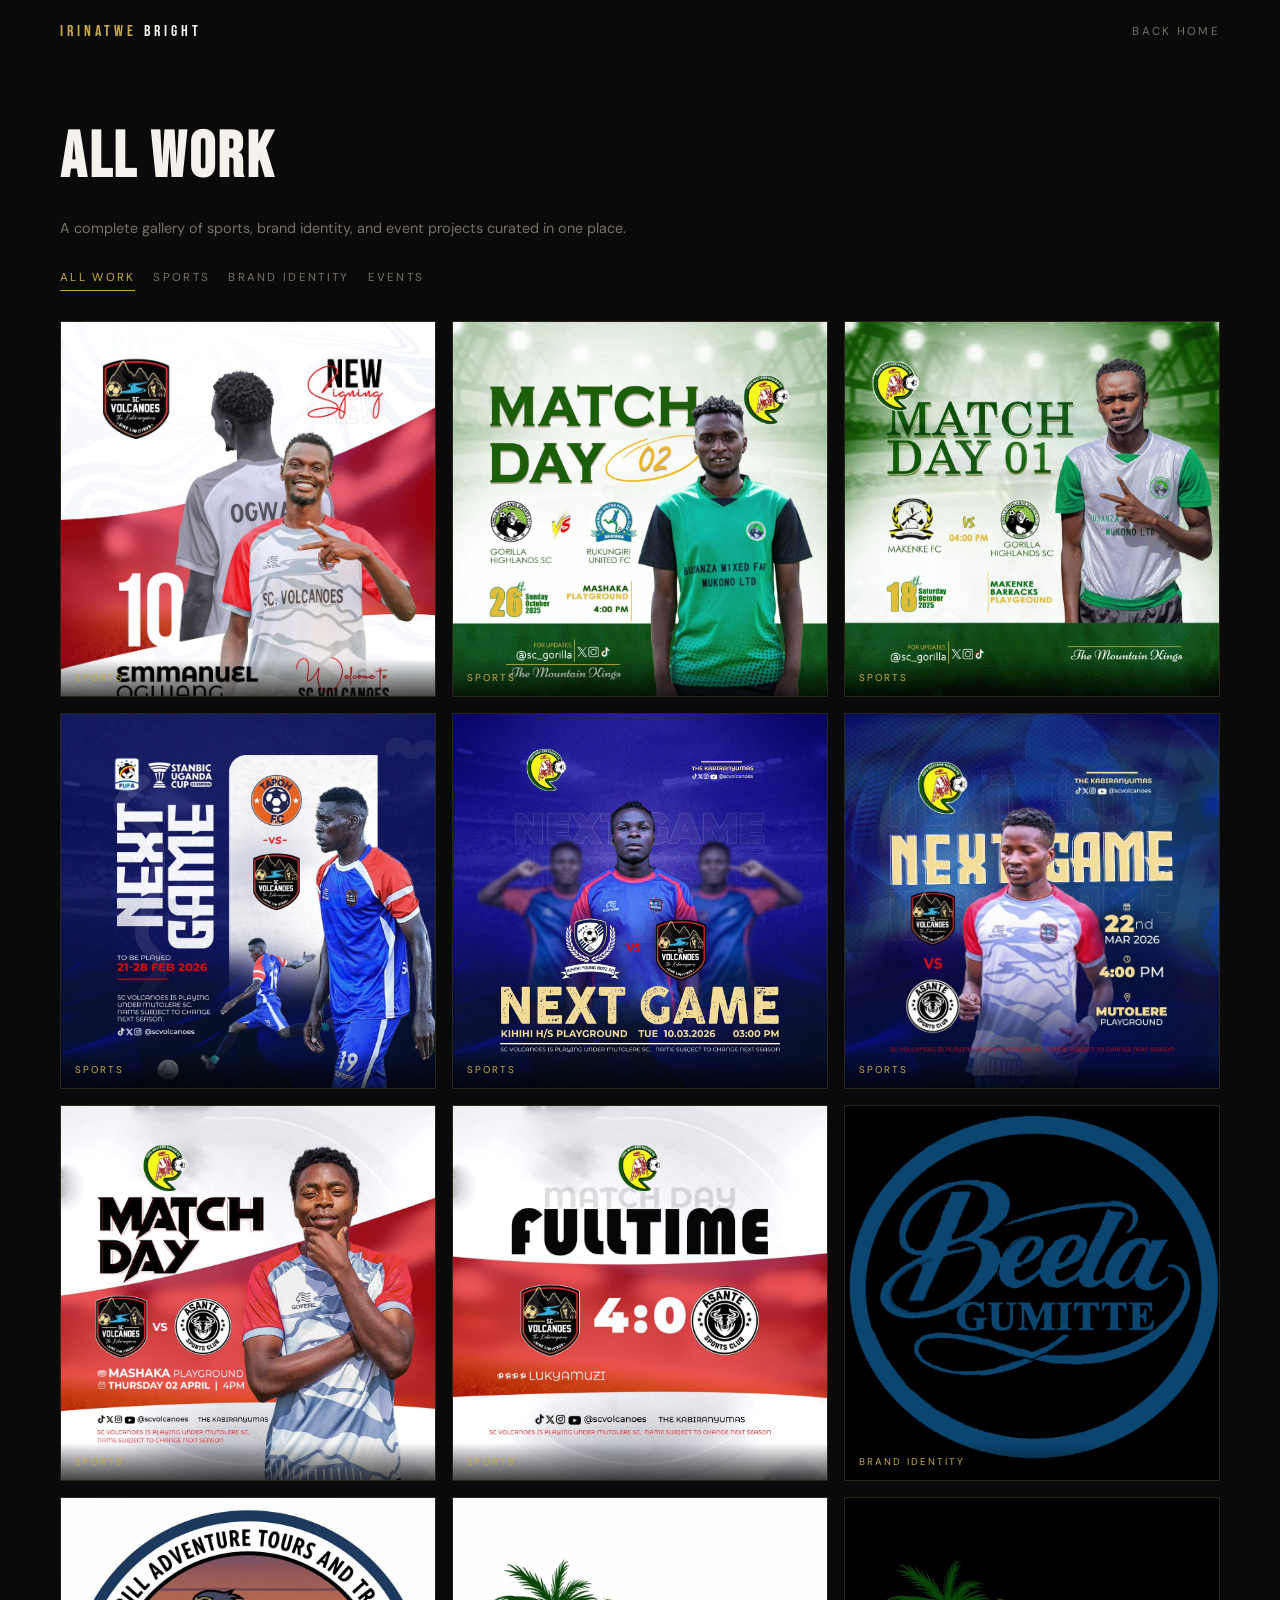
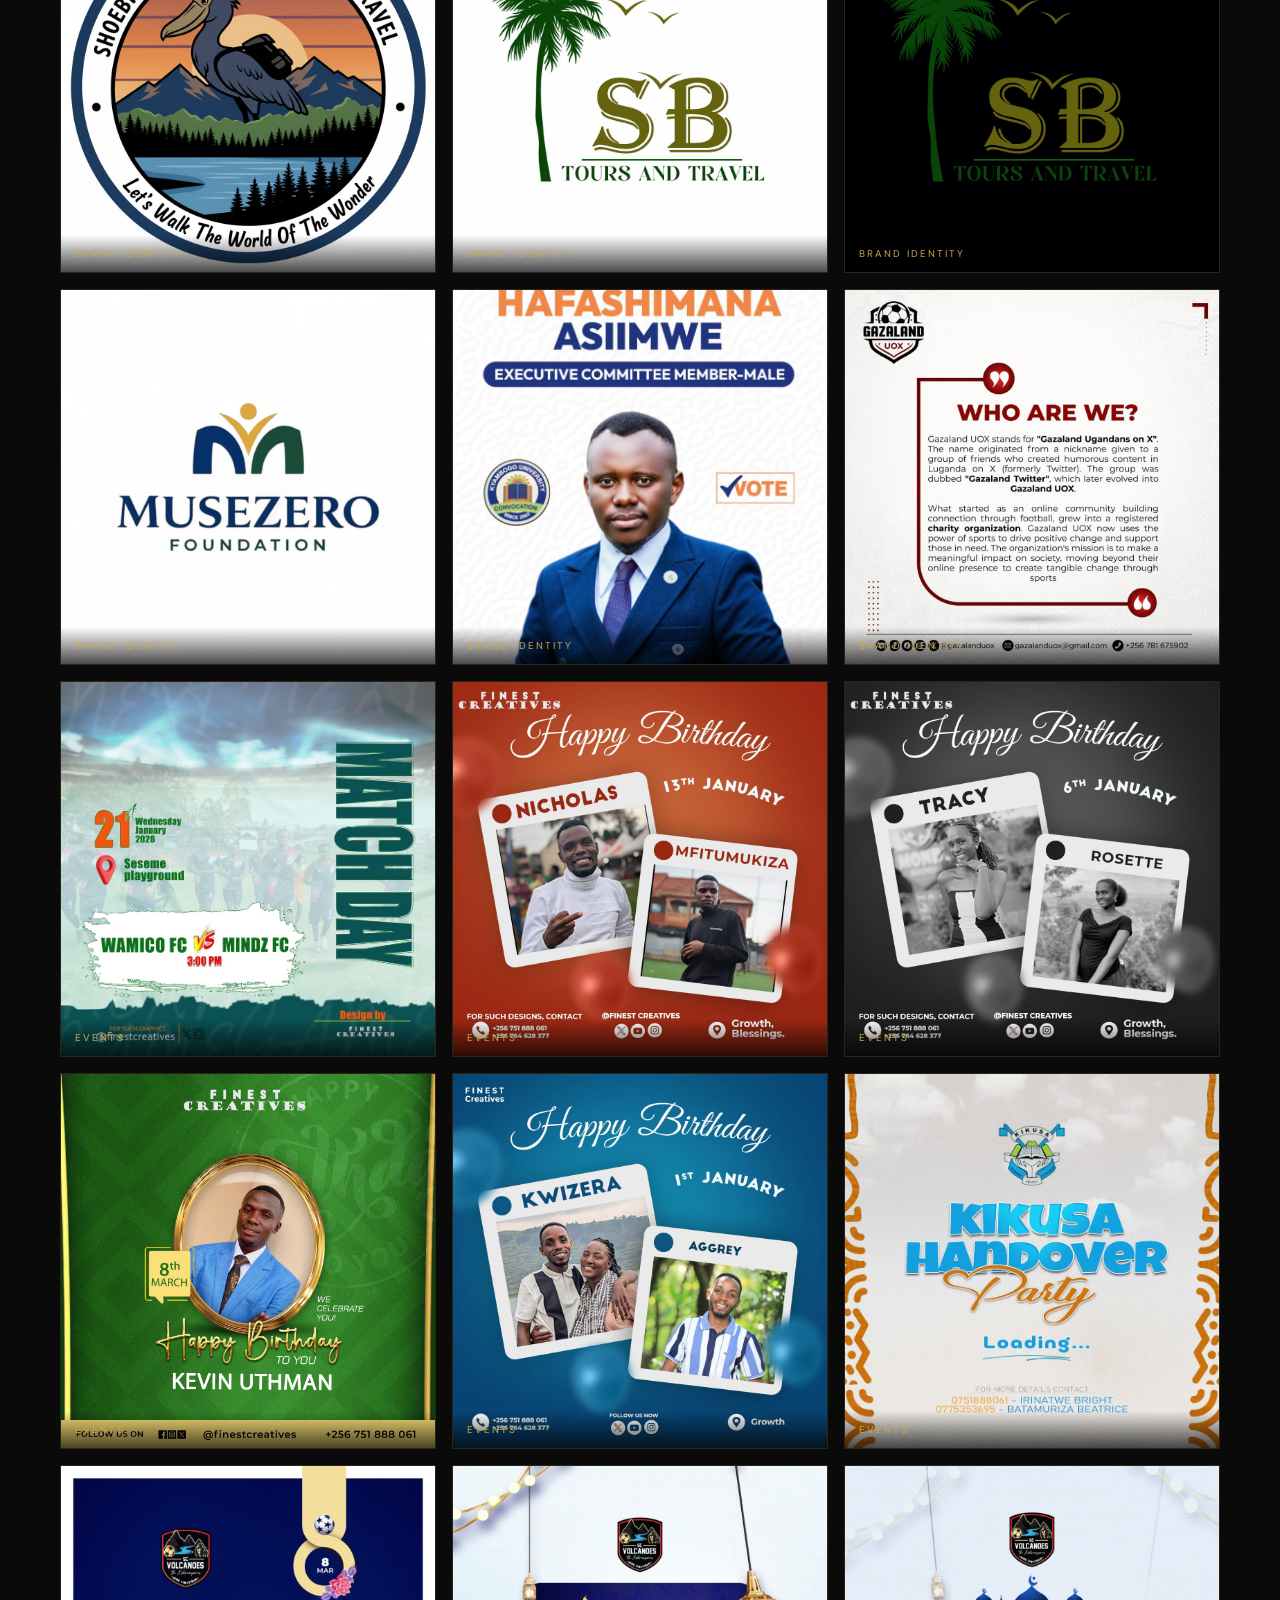
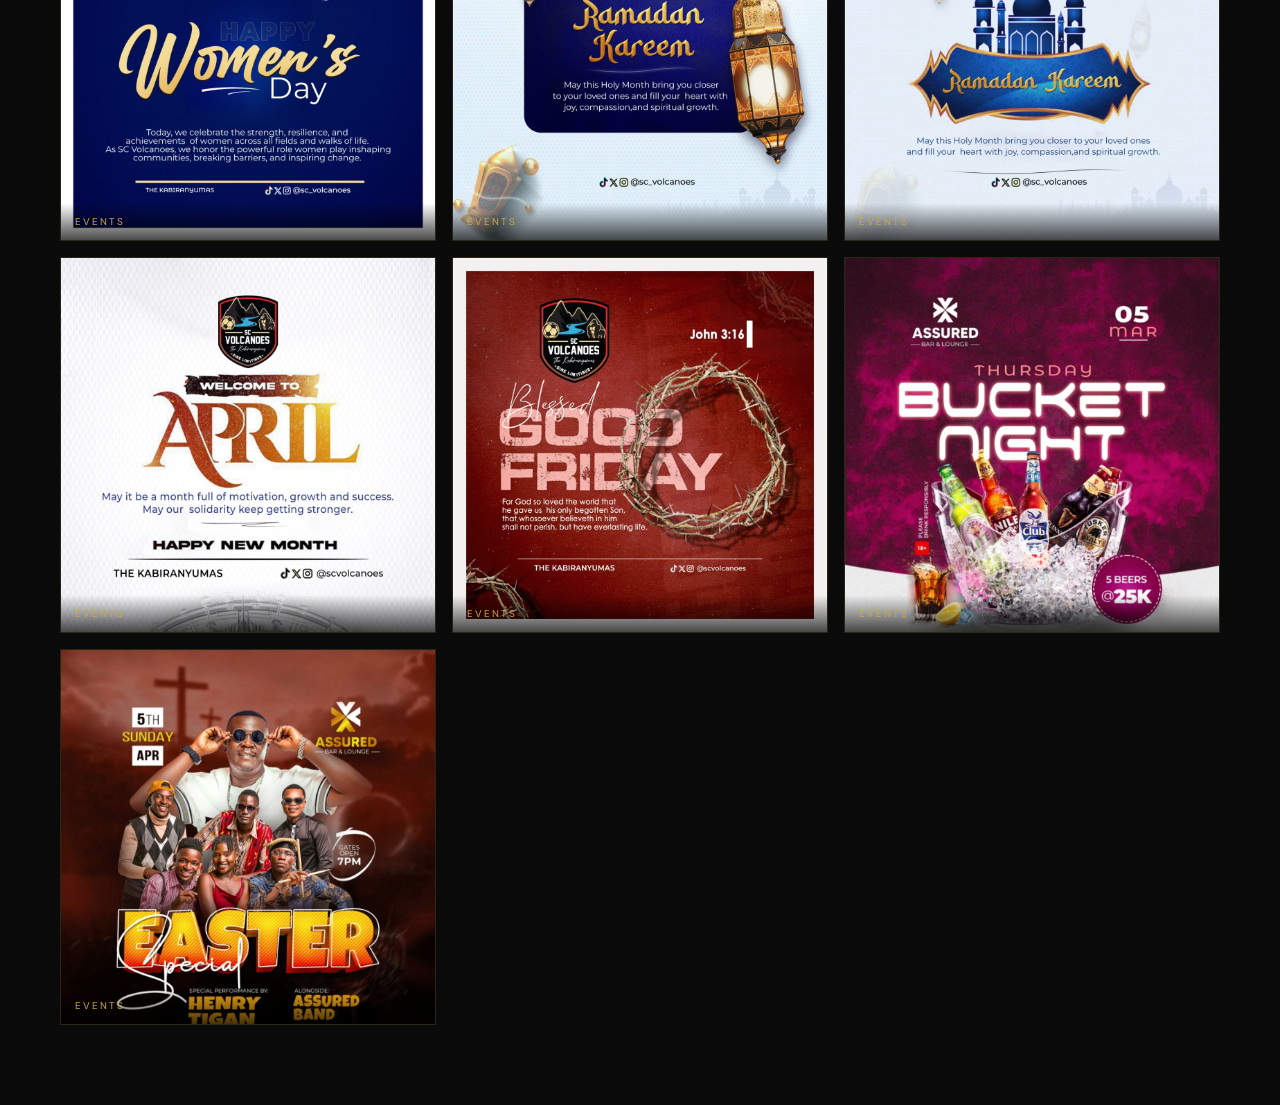
<file: all-work/all-work.html>
<!DOCTYPE html>
<html lang="en">
<head>
<meta charset="UTF-8"/>
<meta name="viewport" content="width=device-width, initial-scale=1.0"/>
<title>All Work - IRINATWE Bright</title>
<link href="https://fonts.googleapis.com/css2?family=Bebas+Neue&family=DM+Sans:wght@300;400;500;600&display=swap" rel="stylesheet"/>
<link rel="stylesheet" href="work.css?v=20260407-3"/>
</head>
<body>
<nav aria-label="Primary navigation">
  <a href="../index.html" class="nav-logo">IRINATWE <span>Bright</span></a>
  <a href="../index.html" class="nav-home">Back Home</a>
</nav>

<main class="work-shell">
  <h1 class="work-title">All Work</h1>
  <p class="work-sub">A complete gallery of sports, brand identity, and event projects curated in one place.</p>

  <div class="work-tabs" aria-label="Work categories">
    <a class="work-tab active" href="all-work.html">All Work</a>
    <a class="work-tab" href="sports.html">Sports</a>
    <a class="work-tab" href="brand.html">Brand Identity</a>
    <a class="work-tab" href="events.html">Events</a>
  </div>

  <section class="gallery-grid" id="galleryRoot" data-page="all" aria-label="All work gallery"></section>
</main>

<script src="work.js?v=20260407-3"></script>
</body>
</html>
</file>
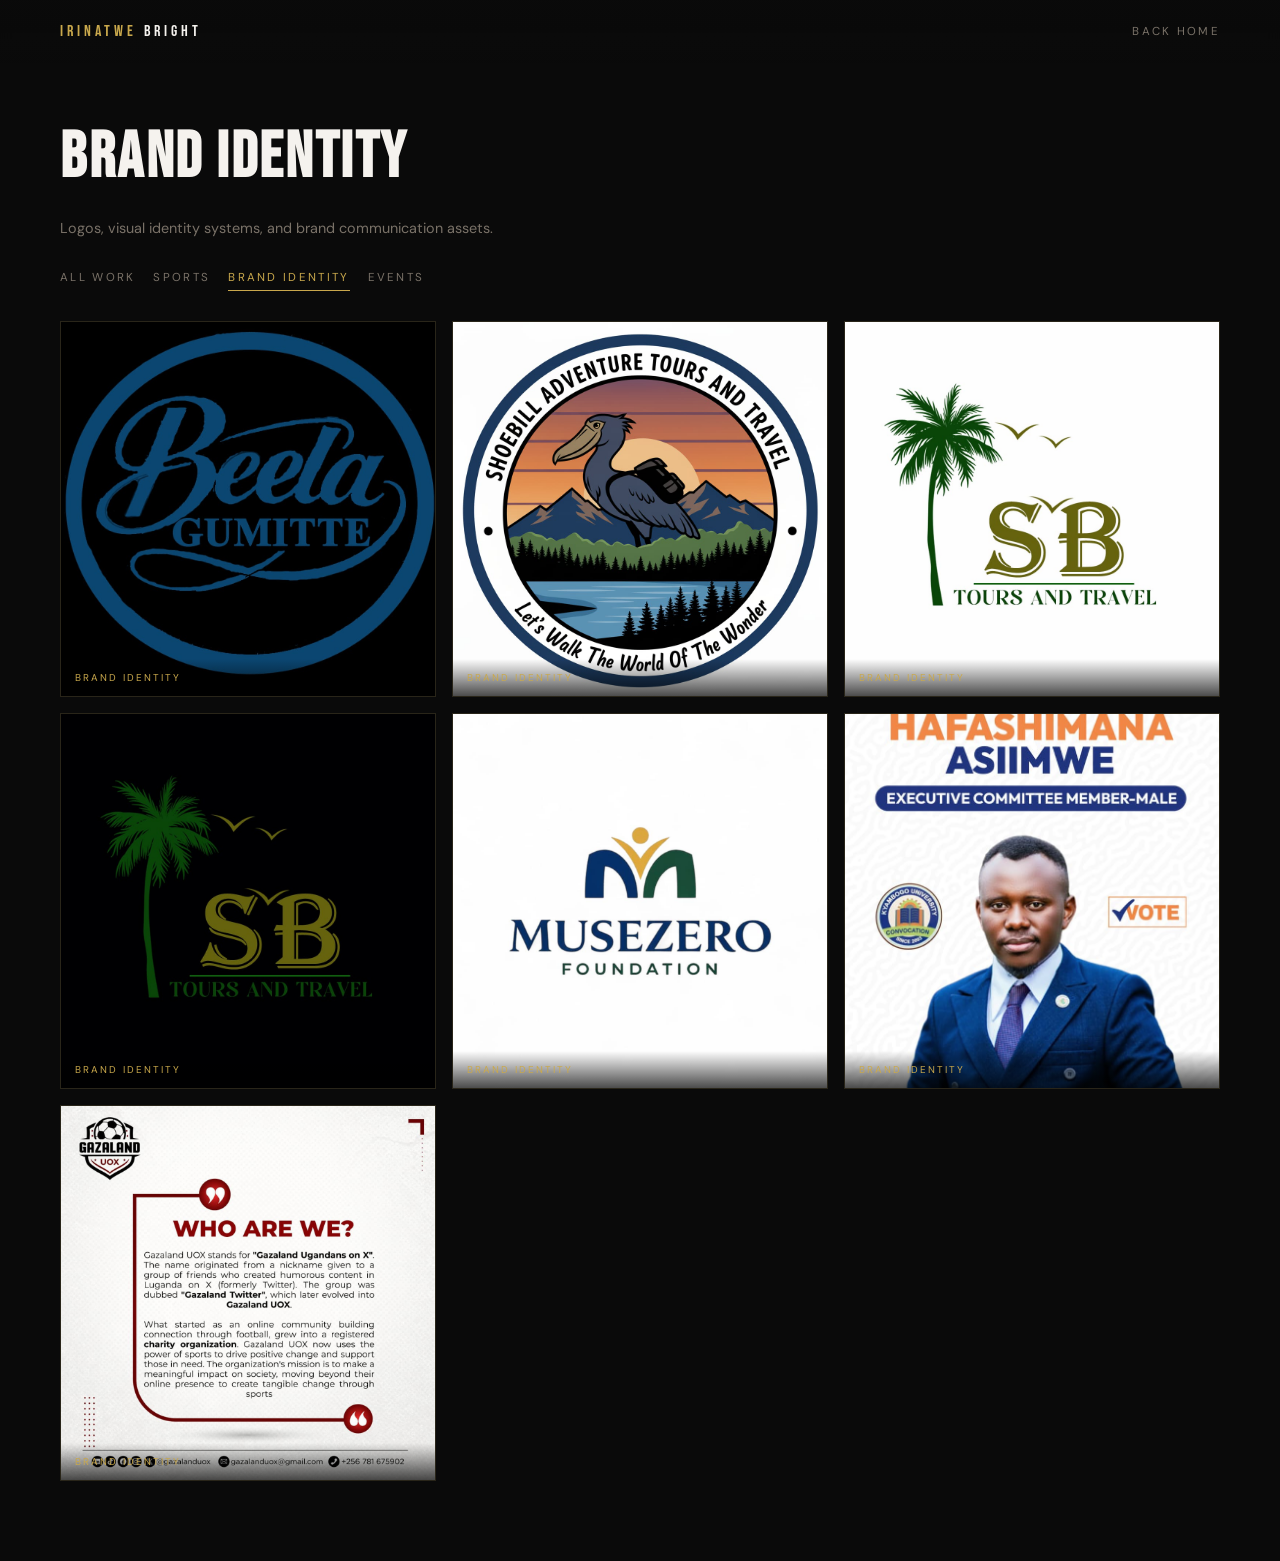
<file: all-work/brand.html>
<!DOCTYPE html>
<html lang="en">
<head>
<meta charset="UTF-8"/>
<meta name="viewport" content="width=device-width, initial-scale=1.0"/>
<title>Brand Identity Work - IRINATWE Bright</title>
<link href="https://fonts.googleapis.com/css2?family=Bebas+Neue&family=DM+Sans:wght@300;400;500;600&display=swap" rel="stylesheet"/>
<link rel="stylesheet" href="work.css?v=20260407-3"/>
</head>
<body>
<nav aria-label="Primary navigation">
  <a href="../index.html" class="nav-logo">IRINATWE <span>Bright</span></a>
  <a href="../index.html" class="nav-home">Back Home</a>
</nav>

<main class="work-shell">
  <h1 class="work-title">Brand Identity</h1>
  <p class="work-sub">Logos, visual identity systems, and brand communication assets.</p>

  <div class="work-tabs" aria-label="Work categories">
    <a class="work-tab" href="all-work.html">All Work</a>
    <a class="work-tab" href="sports.html">Sports</a>
    <a class="work-tab active" href="brand.html">Brand Identity</a>
    <a class="work-tab" href="events.html">Events</a>
  </div>

  <section class="gallery-grid" id="galleryRoot" data-page="brand" aria-label="Brand identity gallery"></section>
</main>

<script src="work.js?v=20260407-3"></script>
</body>
</html>
</file>
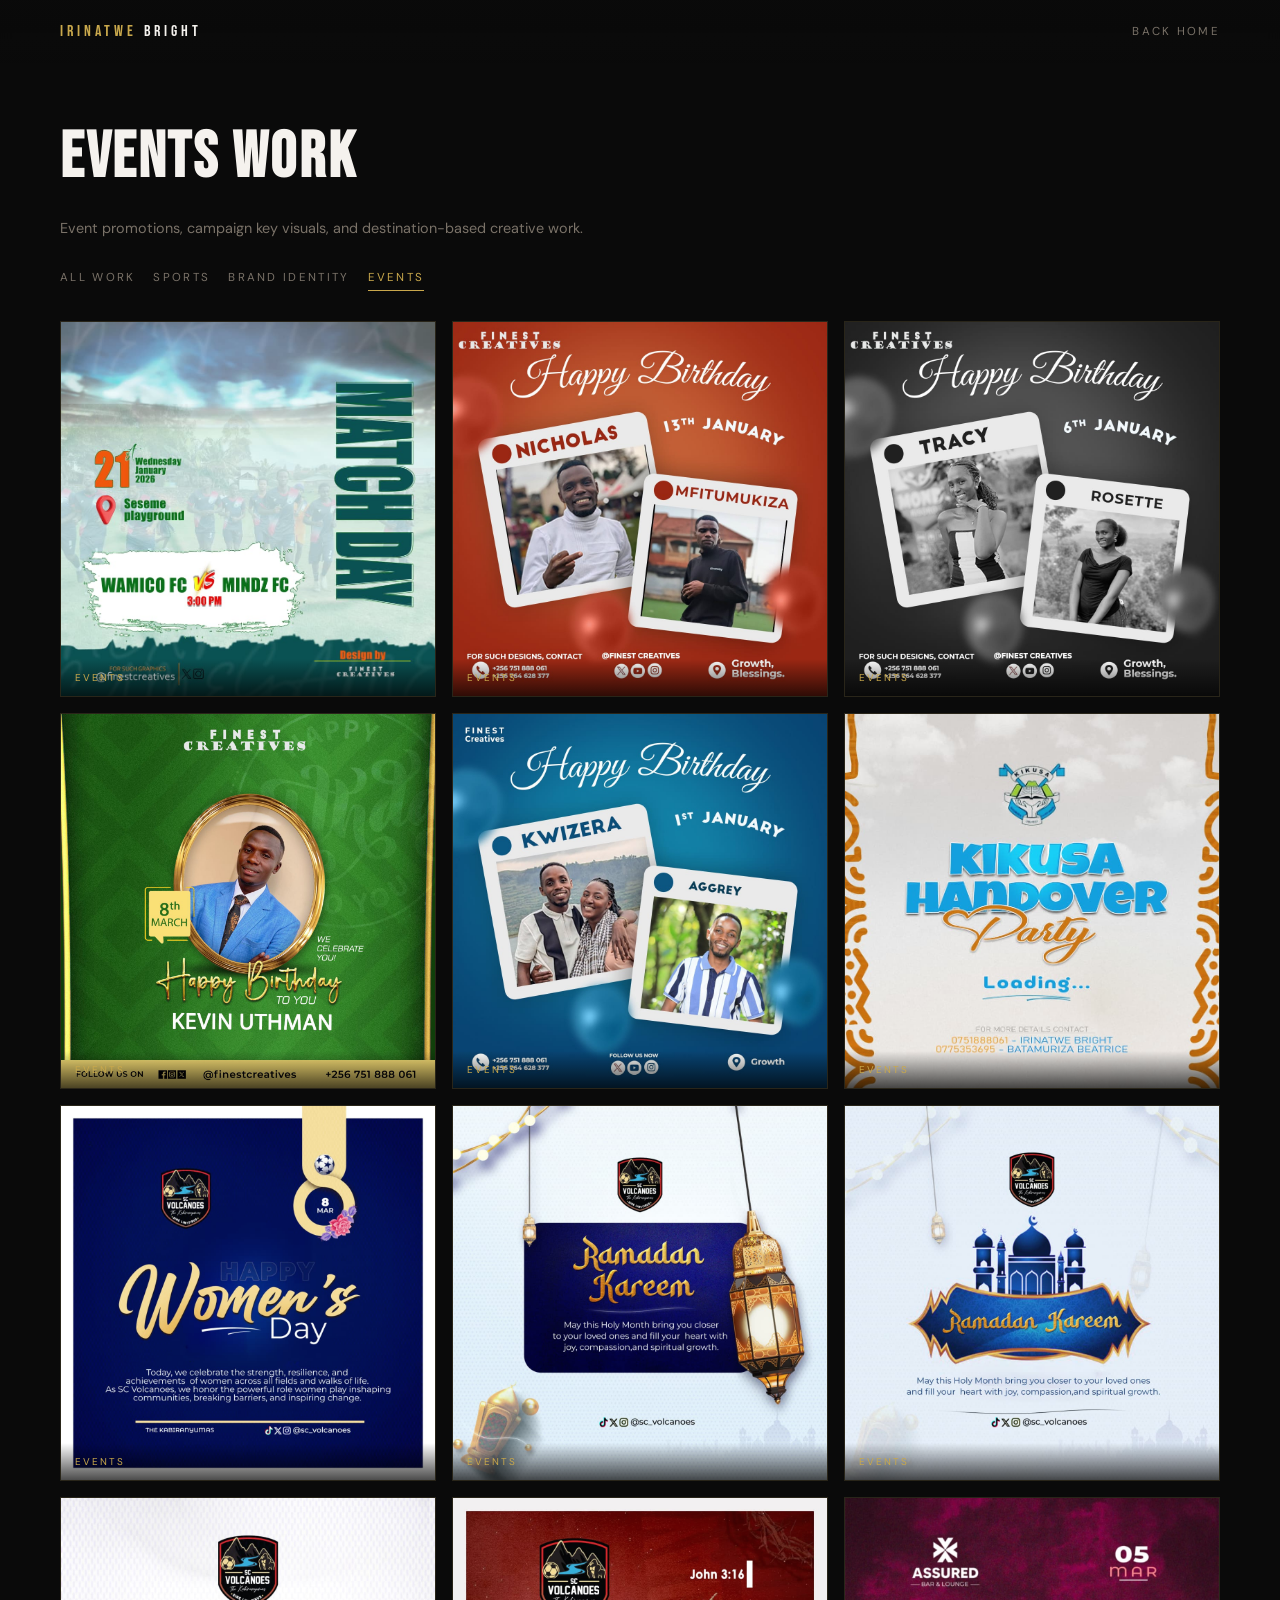
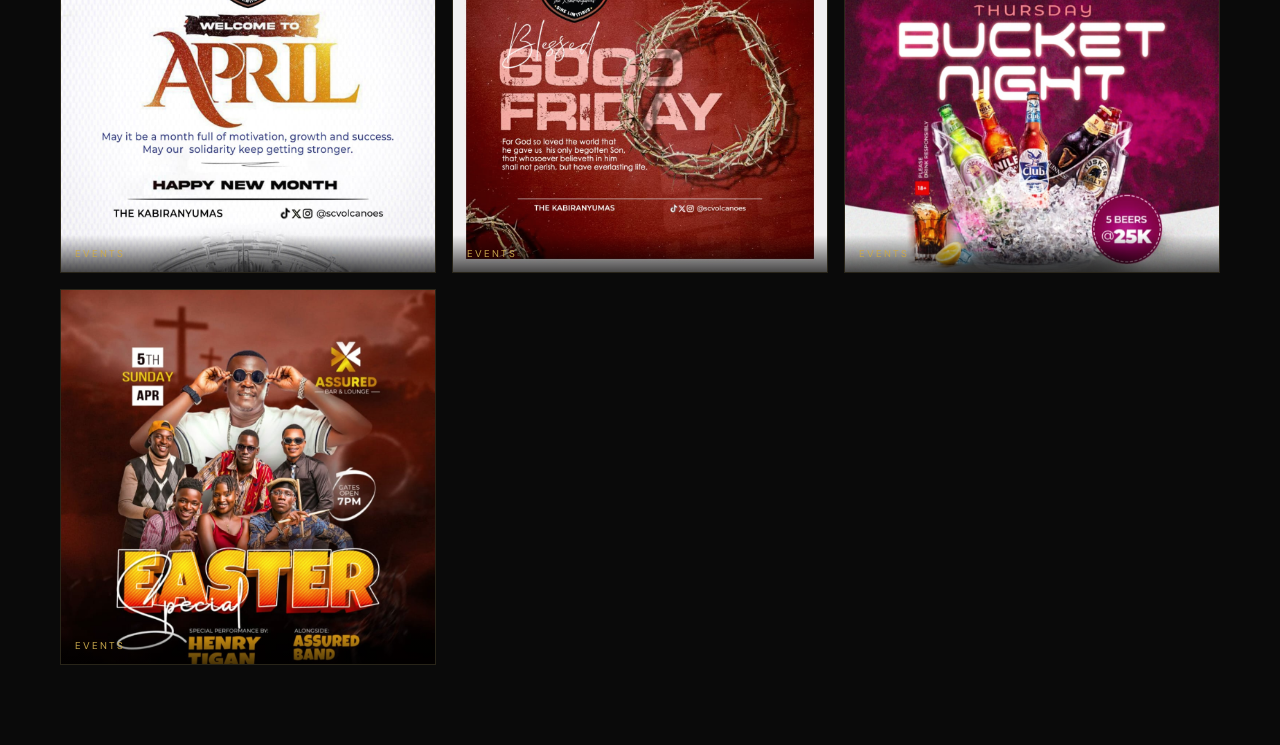
<file: all-work/events.html>
<!DOCTYPE html>
<html lang="en">
<head>
<meta charset="UTF-8"/>
<meta name="viewport" content="width=device-width, initial-scale=1.0"/>
<title>Events Work - IRINATWE Bright</title>
<link href="https://fonts.googleapis.com/css2?family=Bebas+Neue&family=DM+Sans:wght@300;400;500;600&display=swap" rel="stylesheet"/>
<link rel="stylesheet" href="work.css?v=20260407-3"/>
</head>
<body>
<nav aria-label="Primary navigation">
  <a href="../index.html" class="nav-logo">IRINATWE <span>Bright</span></a>
  <a href="../index.html" class="nav-home">Back Home</a>
</nav>

<main class="work-shell">
  <h1 class="work-title">Events Work</h1>
  <p class="work-sub">Event promotions, campaign key visuals, and destination-based creative work.</p>

  <div class="work-tabs" aria-label="Work categories">
    <a class="work-tab" href="all-work.html">All Work</a>
    <a class="work-tab" href="sports.html">Sports</a>
    <a class="work-tab" href="brand.html">Brand Identity</a>
    <a class="work-tab active" href="events.html">Events</a>
  </div>

  <section class="gallery-grid" id="galleryRoot" data-page="events" aria-label="Events gallery"></section>
</main>

<script src="work.js?v=20260407-3"></script>
</body>
</html>
</file>
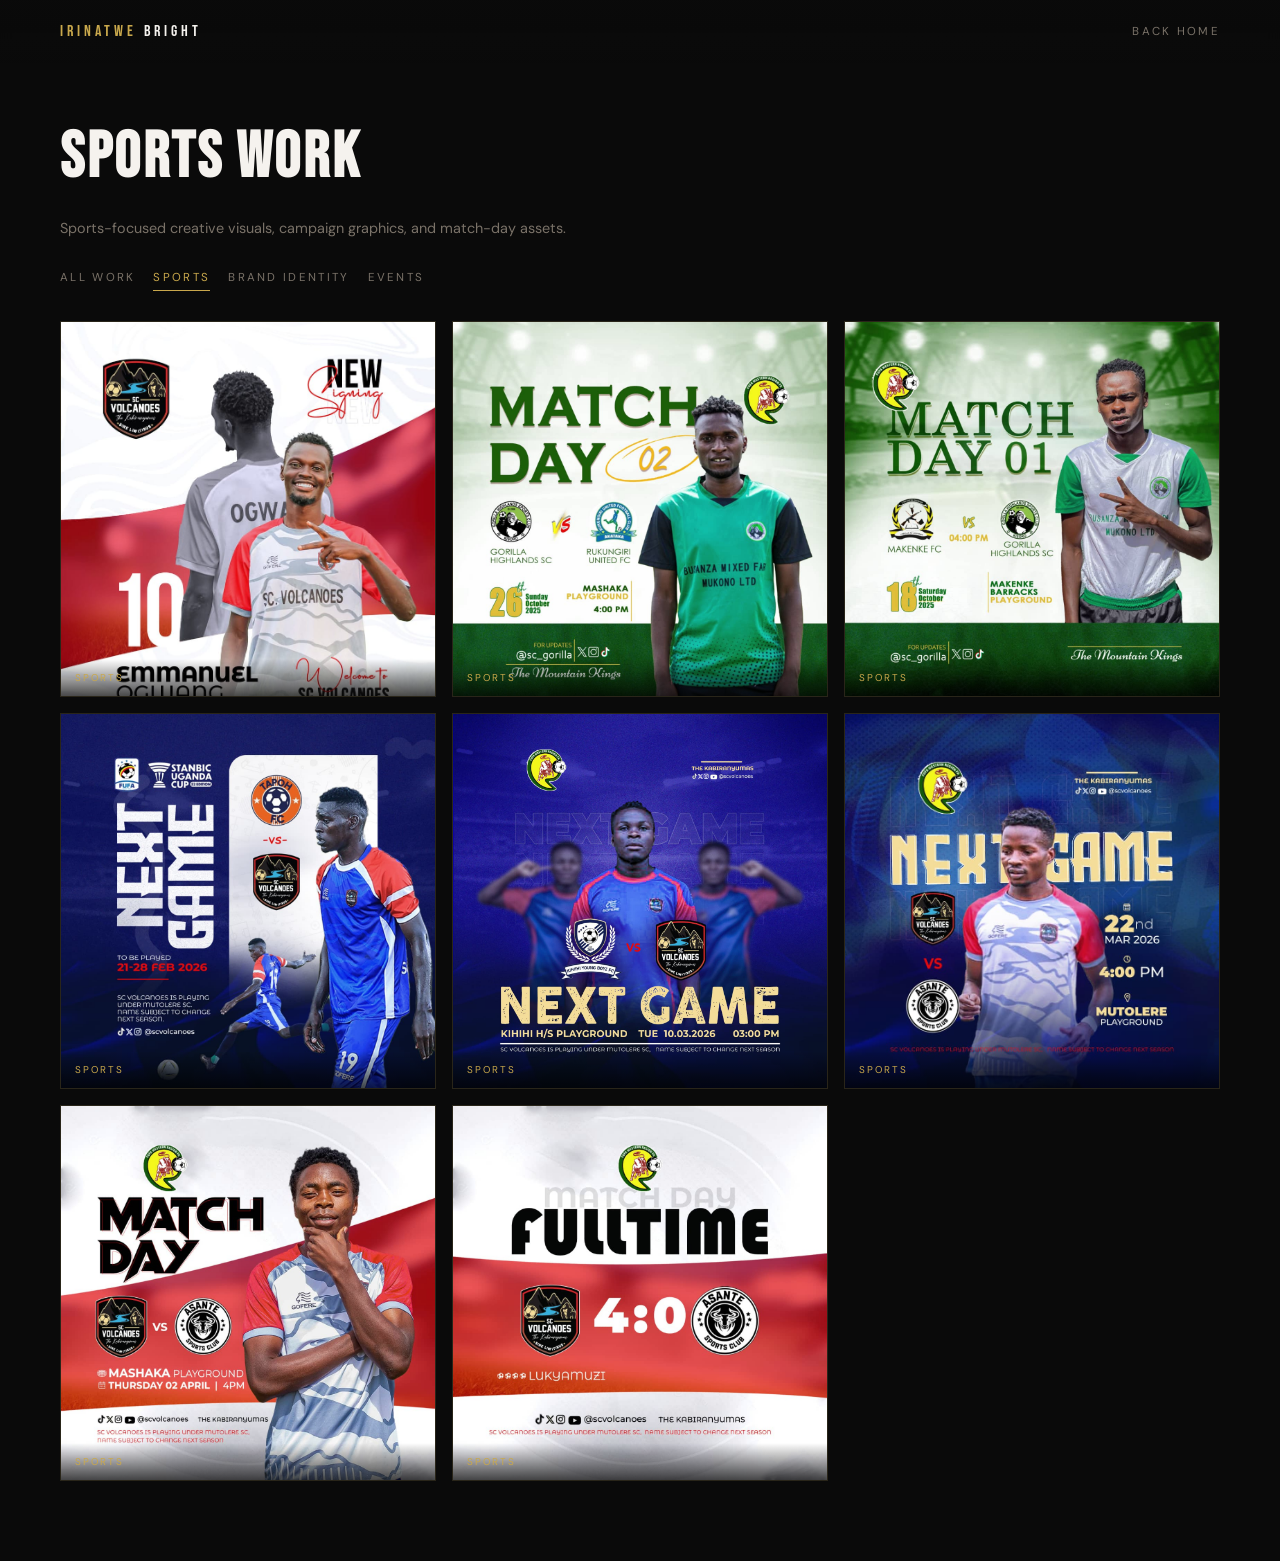
<file: all-work/sports.html>
<!DOCTYPE html>
<html lang="en">
<head>
<meta charset="UTF-8"/>
<meta name="viewport" content="width=device-width, initial-scale=1.0"/>
<title>Sports Work - IRINATWE Bright</title>
<link href="https://fonts.googleapis.com/css2?family=Bebas+Neue&family=DM+Sans:wght@300;400;500;600&display=swap" rel="stylesheet"/>
<link rel="stylesheet" href="work.css?v=20260407-3"/>
</head>
<body>
<nav aria-label="Primary navigation">
  <a href="../index.html" class="nav-logo">IRINATWE <span>Bright</span></a>
  <a href="../index.html" class="nav-home">Back Home</a>
</nav>

<main class="work-shell">
  <h1 class="work-title">Sports Work</h1>
  <p class="work-sub">Sports-focused creative visuals, campaign graphics, and match-day assets.</p>

  <div class="work-tabs" aria-label="Work categories">
    <a class="work-tab" href="all-work.html">All Work</a>
    <a class="work-tab active" href="sports.html">Sports</a>
    <a class="work-tab" href="brand.html">Brand Identity</a>
    <a class="work-tab" href="events.html">Events</a>
  </div>

  <section class="gallery-grid" id="galleryRoot" data-page="sports" aria-label="Sports gallery"></section>
</main>

<script src="work.js?v=20260407-3"></script>
</body>
</html>
</file>
<file: irinatwe-bright-portfolio.css>
:root {
  --black: #0a0a0a;
  --white: #f5f2ee;
  --gold: #c9a84c;
  --gold-light: #e8c96d;
  --warm: #1a1611;
  --mid: #2e2a24;
  --muted: #7a7268;
  --accent: #d4472a;
}

*, *::before, *::after { box-sizing: border-box; margin: 0; padding: 0; }

html { scroll-behavior: smooth; }

img { max-width: 100%; }

body {
  background: var(--black);
  color: var(--white);
  font-family: 'DM Sans', sans-serif;
  font-weight: 300;
  overflow-x: hidden;
}

/* CUSTOM CURSOR */
.cursor {
  position: fixed;
  width: 10px; height: 10px;
  background: var(--gold);
  border-radius: 50%;
  pointer-events: none;
  z-index: 9999;
  transition: transform 0.15s ease;
  mix-blend-mode: difference;
}
.cursor-ring {
  position: fixed;
  width: 36px; height: 36px;
  border: 1px solid var(--gold);
  border-radius: 50%;
  pointer-events: none;
  z-index: 9998;
  transition: all 0.3s ease;
  mix-blend-mode: difference;
}

/* NAV */
nav {
  position: fixed; top: 0; left: 0; right: 0;
  z-index: 100;
  padding: 28px 60px;
  display: flex; justify-content: space-between; align-items: center;
  background: linear-gradient(to bottom, rgba(10,10,10,0.95) 0%, transparent 100%);
}
.nav-logo {
  font-family: 'Bebas Neue', sans-serif;
  font-size: 1.1rem;
  letter-spacing: 0.3em;
  color: var(--gold);
  text-decoration: none;
}
.nav-logo span {
    color: var(--white);
}
.nav-links { display: flex; gap: 40px; list-style: none; }
.nav-social { display: none; }
.nav-links a {
  position: relative;
  display: inline-flex;
  align-items: center;
  min-height: 44px;
  font-size: 0.75rem;
  letter-spacing: 0.2em;
  text-transform: uppercase;
  color: var(--muted);
  text-decoration: none;
  transition: color 0.22s ease;
}
.nav-links a::after {
  content: '';
  position: absolute;
  left: 0;
  right: 0;
  bottom: 8px;
  height: 1px;
  background: var(--gold);
  transform: scaleX(0);
  transform-origin: left;
  transition: transform 0.22s ease;
}
.nav-links a:hover,
.nav-links a:focus-visible,
.nav-links a.active-link {
  color: var(--gold);
}
.nav-links a:hover::after,
.nav-links a:focus-visible::after,
.nav-links a.active-link::after {
  transform: scaleX(1);
}
.nav-links a:focus-visible,
.nav-toggle:focus-visible {
  outline: 2px solid var(--gold);
  outline-offset: 3px;
}
.nav-toggle {
  display: none;
  width: 44px;
  height: 44px;
  background: transparent;
  border: 1px solid rgba(201,168,76,0.4);
  align-items: center;
  justify-content: center;
  flex-direction: column;
  gap: 5px;
  cursor: pointer;
}
.nav-toggle span {
  width: 18px;
  height: 1px;
  background: var(--gold);
  transition: transform 0.25s ease, opacity 0.25s ease;
}

/* HERO */
.hero {
  min-height: 100vh;
  display: grid;
  grid-template-columns: 1fr 1fr;
  align-items: center;
  padding: 0 60px;
  position: relative;
  overflow: hidden;
}
.hero.hero-single-media {
  grid-template-columns: minmax(0, 1fr) minmax(320px, 460px);
  column-gap: 48px;
}
.hero::before {
  content: '';
  position: absolute;
  inset: 0;
  background: radial-gradient(ellipse 60% 70% at 80% 50%, rgba(201,168,76,0.07) 0%, transparent 70%);
  pointer-events: none;
}
.hero-noise {
  position: absolute; inset: 0;
  opacity: 0.025;
  background-image: url("data:image/svg+xml,%3Csvg viewBox='0 0 512 512' xmlns='http://www.w3.org/2000/svg'%3E%3Cfilter id='n'%3E%3CfeTurbulence type='fractalNoise' baseFrequency='0.9' numOctaves='4' stitchTiles='stitch'/%3E%3C/filter%3E%3Crect width='100%25' height='100%25' filter='url(%23n)'/%3E%3C/svg%3E");
  background-size: 256px;
  pointer-events: none;
}

.hero-left { padding-top: 80px; }
.hero-eyebrow {
  font-size: 0.7rem;
  letter-spacing: 0.35em;
  text-transform: uppercase;
  color: var(--gold);
  margin-bottom: 20px;
  display: flex; align-items: center; gap: 12px;
}
.hero-eyebrow::before {
  content: '';
  display: block;
  width: 40px; height: 1px;
  background: var(--gold);
}
.hero-name {
  font-family: 'Bebas Neue', sans-serif;
  font-size: clamp(5rem, 8vw, 9rem);
  line-height: 0.9;
  letter-spacing: 0.02em;
  color: var(--white);
  margin-bottom: 8px;
}
.hero-name .accent-line {
  display: block;
  color: transparent;
  -webkit-text-stroke: 1px var(--gold);
}
.hero-title {
  font-family: 'Instrument Serif', serif;
  font-style: italic;
  font-size: clamp(1.2rem, 2vw, 1.7rem);
  color: var(--muted);
  margin-bottom: 36px;
  line-height: 1.4;
}
.hero-desc {
  font-size: 0.9rem;
  line-height: 1.8;
  color: var(--muted);
  max-width: 420px;
  margin-bottom: 48px;
}
.hero-ctas { display: flex; gap: 16px; flex-wrap: wrap; }
.hero-social-links {
  display: flex;
  flex-wrap: wrap;
  gap: 18px;
  margin-top: 24px;
}
.hero-social-links a {
  color: var(--muted);
  text-decoration: none;
  font-size: 0.66rem;
  letter-spacing: 0.2em;
  text-transform: uppercase;
  border-bottom: 1px solid transparent;
  padding-bottom: 2px;
  transition: color 0.2s ease, border-color 0.2s ease;
}
.hero-social-links a:hover,
.hero-social-links a:focus-visible {
  color: var(--gold);
  border-color: rgba(201,168,76,0.65);
}
.btn-primary {
  padding: 14px 36px;
  background: var(--gold);
  color: var(--black);
  font-size: 0.75rem;
  font-weight: 600;
  letter-spacing: 0.2em;
  text-transform: uppercase;
  text-decoration: none;
  transition: background 0.3s, transform 0.2s;
  display: inline-block;
}
.btn-primary:hover { background: var(--gold-light); transform: translateY(-2px); }
.btn-outline {
  padding: 14px 36px;
  border: 1px solid rgba(201,168,76,0.4);
  color: var(--gold);
  font-size: 0.75rem;
  font-weight: 500;
  letter-spacing: 0.2em;
  text-transform: uppercase;
  text-decoration: none;
  transition: border-color 0.3s, transform 0.2s;
  display: inline-block;
}
.btn-outline:hover { border-color: var(--gold); transform: translateY(-2px); }

.hero-right {
  display: flex;
  justify-content: center;
  align-items: center;
  position: relative;
  height: 100vh;
}
.hero.hero-single-media .hero-right {
  justify-content: flex-end;
  align-items: center;
  height: auto;
  padding-top: 84px;
  margin-top: 0;
}
.hero-profile-media {
  width: min(420px, 88%);
  aspect-ratio: 4 / 5;
  border-radius: 20px;
  overflow: hidden;
  border: 1px solid rgba(201,168,76,0.18);
  box-shadow: 0 26px 60px rgba(0,0,0,0.55);
}
.hero.hero-single-media .hero-badge {
  top: 56px;
  right: -18px;
  width: 92px;
  height: 92px;
}
.hero-profile-media img {
  width: 100%;
  height: 100%;
  display: block;
  object-fit: cover;
  object-position: center 20%;
}
.hero-visual {
  position: relative;
  width: 420px;
  height: 520px;
}
.hero-card {
  position: absolute;
  border: 1px solid rgba(201,168,76,0.15);
  overflow: hidden;
  transition: transform 0.6s ease;
}
.hero-card img { width: 100%; height: 100%; object-fit: cover; display: block; }
.card-1 {
  width: 260px; height: 310px;
  top: 60px; left: 0;
  z-index: 2;
  transform: rotate(-3deg);
  box-shadow: 20px 20px 60px rgba(0,0,0,0.6);
}
.card-2 {
  width: 200px; height: 240px;
  bottom: 40px; right: 0;
  z-index: 3;
  transform: rotate(2deg);
  box-shadow: -10px 20px 50px rgba(0,0,0,0.5);
}
.hero-badge {
  position: absolute;
  top: 20px; right: 30px;
  width: 100px; height: 100px;
  border: 1px solid rgba(201,168,76,0.4);
  border-radius: 50%;
  display: flex;
  flex-direction: column;
  align-items: center;
  justify-content: center;
  text-align: center;
  z-index: 4;
  background: rgba(10,10,10,0.9);
  animation: spin-slow 20s linear infinite;
}
@keyframes spin-slow {
  from { transform: rotate(0deg); }
  to { transform: rotate(360deg); }
}
.hero-badge span {
  font-size: 0.55rem;
  letter-spacing: 0.25em;
  text-transform: uppercase;
  color: var(--gold);
  line-height: 1.6;
  animation: spin-slow 20s linear infinite reverse;
}

/* STATS BAR */
.stats-bar {
  border-top: 1px solid rgba(201,168,76,0.1);
  border-bottom: 1px solid rgba(201,168,76,0.1);
  padding: 30px 60px;
  display: grid;
  grid-template-columns: repeat(4, 1fr);
  gap: 20px;
}
.stat-item { text-align: center; }
.stat-number {
  font-family: 'Bebas Neue', sans-serif;
  font-size: 2.5rem;
  color: var(--gold);
  letter-spacing: 0.05em;
  line-height: 1;
}
.stat-label {
  font-size: 0.65rem;
  letter-spacing: 0.25em;
  text-transform: uppercase;
  color: var(--muted);
  margin-top: 4px;
}

/* SECTION SHARED */
section { padding: 100px 60px; }
.section-header {
  display: flex;
  align-items: baseline;
  gap: 20px;
  margin-bottom: 60px;
}

.section-title {
  font-family: 'Bebas Neue', sans-serif;
  font-size: clamp(2.5rem, 5vw, 4rem);
  letter-spacing: 0.03em;
  line-height: 1;
}
.section-line {
  flex: 1;
  height: 1px;
  background: rgba(201,168,76,0.15);
  margin-left: 20px;
}

/* SERVICES */
.services { background: var(--warm); }
.services-grid {
  display: grid;
  grid-template-columns: repeat(3, 1fr);
  gap: 1px;
  background: rgba(201,168,76,0.1);
}
.service-card {
  background: var(--warm);
  padding: 48px 40px;
  transition: background 0.3s;
  position: relative;
  overflow: hidden;
}
.service-card::after {
  content: '';
  position: absolute;
  bottom: 0; left: 0;
  width: 0; height: 2px;
  background: var(--gold);
  transition: width 0.4s ease;
}
.service-card:hover { background: var(--mid); }
.service-card:hover::after { width: 100%; }
.service-icon {
  width: 48px; height: 48px;
  border: 1px solid rgba(201,168,76,0.3);
  display: flex; align-items: center; justify-content: center;
  margin-bottom: 28px;
  font-size: 1.3rem;
}
.service-icon { display: none; }
.service-name {
  font-family: 'Bebas Neue', sans-serif;
  font-size: 1.5rem;
  letter-spacing: 0.05em;
  margin-bottom: 16px;
  color: var(--white);
}
.service-desc {
  font-size: 0.85rem;
  line-height: 1.8;
  color: var(--muted);
}

.portfolio-section {
  background: var(--black);
  padding-top: 100px;
  padding-bottom: 60px;
  padding-left: 60px;
  padding-right: 60px;
}
.portfolio-filter {
  display: flex;
  gap: 20px;
  flex-wrap: wrap;
  align-items: center;
  margin-bottom: 40px;
}
.portfolio-filter-chip {
  font-size: 0.7rem;
  letter-spacing: 0.2em;
  text-transform: uppercase;
  color: var(--muted);
}
.portfolio-filter-chip.is-active {
  color: var(--gold);
  border-bottom: 1px solid var(--gold);
  padding-bottom: 4px;
}
.portfolio-filter-link {
  margin-left: auto;
  font-size: 0.7rem;
  letter-spacing: 0.2em;
  text-transform: uppercase;
  color: var(--gold);
  text-decoration: none;
  border: 1px solid rgba(201,168,76,0.4);
  padding: 8px 14px;
  transition: border-color 0.2s ease, background 0.2s ease;
}
.portfolio-filter-link:hover {
  border-color: var(--gold);
  background: rgba(201,168,76,0.08);
}
.client-strip {
  margin-top: 60px;
  border-top: 1px solid rgba(201,168,76,0.1);
  padding-top: 48px;
}
.client-strip-title {
  font-size: 0.65rem;
  letter-spacing: 0.3em;
  text-transform: uppercase;
  color: var(--muted);
  text-align: center;
  margin-bottom: 32px;
}
.client-strip-list {
  display: flex;
  justify-content: center;
  flex-wrap: wrap;
  gap: 40px;
  align-items: center;
}
.client-strip-item {
  font-family: 'Bebas Neue', sans-serif;
  font-size: 1.1rem;
  letter-spacing: 0.15em;
  color: rgba(245,242,238,0.25);
}

/* PORTFOLIO */
.portfolio-grid {
  display: grid;
  grid-template-columns: repeat(3, 1fr);
  gap: 16px;
}
.portfolio-item {
  position: relative;
  overflow: hidden;
  aspect-ratio: 1;
}
.portfolio-item img {
  width: 100%; height: 100%;
  object-fit: cover;
  object-position: center center;
  display: block;
  transition: transform 0.6s ease, filter 0.4s ease;
  filter: saturate(0.8);
}
.portfolio-item:hover img { transform: scale(1.07); filter: saturate(1); }
.portfolio-overlay {
  position: absolute; inset: 0;
  background: linear-gradient(to top, rgba(10,10,10,0.9) 0%, transparent 60%);
  opacity: 0;
  transition: opacity 0.4s ease;
  display: flex; flex-direction: column; justify-content: flex-end;
  padding: 24px;
}
.portfolio-item:hover .portfolio-overlay { opacity: 1; }
.portfolio-cat {
  font-size: 0.65rem;
  letter-spacing: 0.3em;
  text-transform: uppercase;
  color: var(--gold);
  margin-bottom: 6px;
}
.portfolio-name {
  font-family: 'Bebas Neue', sans-serif;
  font-size: 1.2rem;
  letter-spacing: 0.05em;
}
/* Featured item - spans 2 cols */
.portfolio-item.featured {
  grid-column: span 2;
  aspect-ratio: 16/10;
}
.portfolio-item.featured img.featured-flyer {
  object-fit: contain;
  object-position: center center;
  background: #0d0d0d;
  padding: 8px;
}
.portfolio-item.featured:hover img.featured-flyer {
  transform: scale(1);
}

/* AVAILABILITY BAND */
.avail-band {
  background: var(--gold);
  padding: 24px 60px;
  display: flex;
  align-items: center;
  justify-content: space-between;
  flex-wrap: wrap;
  gap: 20px;
}
.avail-tags { display: flex; gap: 12px; flex-wrap: wrap; }
.avail-tag {
  padding: 8px 20px;
  border: 1.5px solid var(--black);
  font-size: 0.7rem;
  font-weight: 600;
  letter-spacing: 0.2em;
  text-transform: uppercase;
  color: var(--black);
  border-radius: 2px;
}
.avail-text {
  font-family: 'Bebas Neue', sans-serif;
  font-size: 1.5rem;
  letter-spacing: 0.08em;
  color: var(--black);
}
.avail-cta {
  padding: 12px 28px;
  background: var(--black);
  color: var(--gold);
  font-size: 0.72rem;
  font-weight: 600;
  letter-spacing: 0.2em;
  text-transform: uppercase;
  text-decoration: none;
  transition: opacity 0.2s;
}
.avail-cta:hover { opacity: 0.8; }

/* ABOUT */
.about { background: var(--warm); }
.about-inner {
  display: grid;
  grid-template-columns: 1fr 1fr;
  gap: 80px;
  align-items: start;
}
.about-tagline {
  font-family: 'Instrument Serif', serif;
  font-style: italic;
  font-size: clamp(1.6rem, 3vw, 2.4rem);
  line-height: 1.4;
  color: var(--white);
  margin-bottom: 32px;
}
.about-tagline em { color: var(--gold); font-style: normal; }
.about-body {
  font-size: 0.9rem;
  line-height: 1.9;
  color: var(--muted);
  margin-bottom: 24px;
}
.skills-list { display: flex; flex-wrap: wrap; gap: 10px; margin-top: 32px; }
.skill-pill {
  padding: 7px 16px;
  border: 1px solid rgba(201,168,76,0.25);
  font-size: 0.7rem;
  letter-spacing: 0.15em;
  text-transform: uppercase;
  color: var(--gold);
}

/* BRAND IDENTITY */
.studio-info {
  padding: 32px;
  border: 1px solid rgba(201,168,76,0.15);
  margin-top: 32px;
}
.studio-name {
  font-family: 'Bebas Neue', sans-serif;
  font-size: 1.4rem;
  letter-spacing: 0.1em;
  color: var(--white);
  margin-bottom: 8px;
}
.studio-tagline {
  font-size: 0.75rem;
  letter-spacing: 0.25em;
  text-transform: uppercase;
  color: var(--gold);
  margin-bottom: 16px;
}
.studio-desc {
  font-size: 0.85rem;
  line-height: 1.8;
  color: var(--muted);
}
.process-block {
  margin-top: 32px;
}
.process-title {
  font-size: 0.65rem;
  letter-spacing: 0.3em;
  text-transform: uppercase;
  color: var(--gold);
  margin-bottom: 20px;
}
.process-steps {
  display: flex;
  flex-direction: column;
  gap: 16px;
}
.process-step {
  display: flex;
  gap: 16px;
  align-items: flex-start;
}
.process-step-num {
  font-family: 'Bebas Neue', sans-serif;
  font-size: 1.2rem;
  color: var(--gold);
  min-width: 28px;
}
.process-step-heading {
  font-size: 0.85rem;
  font-weight: 500;
  margin-bottom: 4px;
}
.process-step-text {
  font-size: 0.78rem;
  color: var(--muted);
  line-height: 1.6;
}

/* CONTACT */
.contact { text-align: center; padding: 100px 60px; }
.contact-headline {
  font-family: 'Bebas Neue', sans-serif;
  font-size: clamp(4rem, 9vw, 10rem);
  letter-spacing: 0.02em;
  line-height: 0.9;
  margin-bottom: 12px;
}
.contact-headline .outline {
  color: transparent;
  -webkit-text-stroke: 1.5px rgba(201,168,76,0.4);
}
.contact-sub {
  font-family: 'Instrument Serif', serif;
  font-style: italic;
  font-size: 1.2rem;
  color: var(--muted);
  margin-bottom: 52px;
}
.contact-grid {
  display: flex;
  justify-content: center;
  gap: 40px;
  flex-wrap: wrap;
  margin-bottom: 60px;
}
.contact-link {
  display: flex; flex-direction: column; align-items: center; gap: 8px;
  text-decoration: none;
}
.contact-link-label {
  font-size: 0.65rem;
  letter-spacing: 0.3em;
  text-transform: uppercase;
  color: var(--muted);
}
.contact-link-value {
  font-size: 1rem;
  color: var(--white);
  overflow-wrap: anywhere;
  transition: color 0.3s;
}
.contact-link:hover .contact-link-value { color: var(--gold); }

/* FOOTER */
footer {
  border-top: 1px solid rgba(201,168,76,0.1);
  padding: 28px 60px;
  display: flex;
  justify-content: space-between;
  align-items: center;
  flex-wrap: wrap;
  gap: 16px;
}
.footer-brand {
  font-family: 'Bebas Neue', sans-serif;
  font-size: 0.9rem;
  letter-spacing: 0.3em;
  color: var(--gold);
  overflow-wrap: anywhere;
}
.footer-copy {
  font-size: 0.72rem;
  color: var(--muted);
  letter-spacing: 0.1em;
}

/* SCROLL REVEAL */
.reveal {
  opacity: 0;
  transform: translateY(40px);
  transition: opacity 0.8s ease, transform 0.8s ease;
}
.reveal.visible {
  opacity: 1;
  transform: translateY(0);
}

/* RUNNING TEXT TICKER */
.ticker-wrap {
  overflow: hidden;
  border-top: 1px solid rgba(201,168,76,0.1);
  border-bottom: 1px solid rgba(201,168,76,0.1);
  padding: 16px 0;
  background: var(--warm);
}
.ticker-track {
  display: flex;
  white-space: nowrap;
  animation: ticker 22s linear infinite;
}
.ticker-item {
  font-family: 'Bebas Neue', sans-serif;
  font-size: 1.1rem;
  letter-spacing: 0.2em;
  color: var(--muted);
  margin-right: 60px;
}
.ticker-item span { display: none; }
@keyframes ticker {
  from { transform: translateX(0); }
  to { transform: translateX(-50%); }
}

/* RESPONSIVE */
@media (max-width: 1200px), (hover: none) and (pointer: coarse) {
  nav {
    padding: 24px 30px;
    background: rgba(10,10,10,0.97);
  }
  body.menu-active { overflow: hidden; }
  .nav-logo,
  .nav-toggle {
    position: relative;
    z-index: 130;
  }
  .nav-toggle { display: inline-flex; }
  .nav-links {
    position: fixed;
    top: 0;
    left: 0;
    right: 0;
    bottom: 0;
    display: flex;
    flex-direction: column;
    gap: 20px;
    padding: 112px 30px 42px;
    background: rgba(10,10,10,0.7);
    backdrop-filter: blur(10px);
    border-top: 0;
    transform: translateY(-8px);
    opacity: 0;
    visibility: hidden;
    pointer-events: none;
    z-index: 120;
    transition: opacity 0.22s ease, transform 0.22s ease, visibility 0.22s;
  }
  .nav-links li {
    width: 100%;
  }
  .nav-links a {
    width: fit-content;
    min-height: 46px;
    font-size: 1.12rem;
    letter-spacing: 0.14em;
    font-weight: 500;
  }
  .nav-links a::after { bottom: 6px; }
  .nav-social {
    display: flex;
    flex-wrap: wrap;
    gap: 16px;
    margin-top: 20px;
    padding-top: 18px;
    border-top: 1px solid rgba(201,168,76,0.2);
  }
  .nav-social a {
    min-height: 44px;
    font-size: 0.75rem;
    letter-spacing: 0.16em;
    color: var(--muted);
    opacity: 0.95;
  }
  .nav-links.menu-open {
    transform: translateY(0);
    opacity: 1;
    visibility: visible;
    pointer-events: auto;
  }
  .nav-toggle.active span:nth-child(1) { transform: translateY(6px) rotate(45deg); }
  .nav-toggle.active span:nth-child(2) { opacity: 0; }
  .nav-toggle.active span:nth-child(3) { transform: translateY(-6px) rotate(-45deg); }
}

@media (max-width: 900px) {
  nav { padding: 18px 20px; }
  .nav-logo {
    font-size: 0.9rem;
    letter-spacing: 0.18em;
  }
  .nav-links { padding: 94px 20px 30px; }
  .hero { grid-template-columns: 1fr; padding: 112px 24px 56px; }
  .hero.hero-single-media {
    grid-template-columns: minmax(0, 1fr) minmax(128px, 0.72fr);
    column-gap: 14px;
    row-gap: 0;
    align-items: start;
  }
  .hero.hero-single-media .hero-left { padding-top: 8px; }
  .hero-name { font-size: clamp(2.5rem, 11vw, 3.5rem); }
  .hero-title {
    font-size: clamp(0.95rem, 2.4vw, 1.1rem);
    margin-bottom: 20px;
  }
  .hero-desc {
    font-size: 0.78rem;
    line-height: 1.65;
    margin-bottom: 26px;
  }
  .hero-ctas {
    flex-direction: column;
    align-items: flex-start;
    gap: 10px;
  }
  .hero-ctas .btn-primary,
  .hero-ctas .btn-outline {
    width: 100%;
    max-width: 188px;
    text-align: center;
    padding: 11px 16px;
    font-size: 0.62rem;
    letter-spacing: 0.16em;
  }
  .hero-social-links {
    gap: 12px 16px;
    margin-top: 18px;
  }
  .hero-social-links a {
    font-size: 0.58rem;
    letter-spacing: 0.15em;
  }
  .hero-desc { max-width: 100%; }
  .section-header {
    flex-wrap: wrap;
    gap: 10px;
    margin-bottom: 36px;
  }
  .section-line { display: none; }
  .portfolio-section {
    padding-top: 70px;
    padding-bottom: 50px;
    padding-left: 30px;
    padding-right: 30px;
  }
  .hero-right { display: none; }
  .hero.hero-single-media .hero-right {
    display: block;
    position: relative;
    width: 100%;
    max-width: 196px;
    height: auto;
    margin-top: 38px;
    padding-top: 0;
    justify-self: end;
    align-self: start;
  }
  .hero.hero-single-media .hero-profile-media {
    width: 100%;
    max-width: 100%;
    height: 262px;
    aspect-ratio: auto;
    margin: 0;
    border-radius: 18px;
  }
  .hero.hero-single-media .hero-badge {
    position: absolute;
    top: -16px;
    right: -14px;
    width: 64px;
    height: 64px;
  }
  section { padding: 70px 30px; }
  .services-grid { grid-template-columns: 1fr; }
  .portfolio-grid { grid-template-columns: 1fr 1fr; }
  .portfolio-item.featured { grid-column: span 2; }
  .portfolio-filter {
    gap: 14px;
    margin-bottom: 32px;
  }
  .portfolio-filter-link {
    margin-left: 0;
  }
  .client-strip {
    margin-top: 44px;
    padding-top: 36px;
  }
  .client-strip-list {
    gap: 24px;
  }
  .about-inner { grid-template-columns: 1fr; gap: 40px; }
  .stats-bar { grid-template-columns: repeat(2, 1fr); padding: 30px; }
  .avail-band { padding: 24px 30px; }
  footer { padding: 20px 30px; }
  .contact { padding: 70px 30px; }
  .contact-grid {
    gap: 24px;
    margin-bottom: 44px;
  }
  .contact-link-value {
    font-size: 0.92rem;
  }
}

@media (max-width: 600px) {
  .cursor,
  .cursor-ring { display: none; }
  .hero.hero-single-media {
    grid-template-columns: minmax(0, 1fr) minmax(122px, 0.68fr);
    column-gap: 12px;
    align-items: start;
  }
  .hero.hero-single-media .hero-left { padding-top: 10px; }
  .hero.hero-single-media .hero-right {
    display: block;
    position: relative;
    width: 100%;
    max-width: 182px;
    height: auto;
    margin-top: 30px;
    padding-top: 0;
    justify-self: end;
    align-self: start;
  }
  .hero.hero-single-media .hero-profile-media {
    width: 100%;
    max-width: 100%;
    height: 242px;
    aspect-ratio: auto;
    margin: 0;
    border-radius: 16px;
  }
  .hero.hero-single-media .hero-badge {
    position: absolute;
    top: -14px;
    right: -10px;
    width: 56px;
    height: 56px;
  }
  .hero.hero-single-media .hero-badge span {
    font-size: 0.48rem;
    letter-spacing: 0.16em;
  }

  .hero { padding: 110px 20px 50px; }
  .hero-social-links {
    gap: 10px 12px;
  }
  .hero-social-links a {
    font-size: 0.54rem;
    letter-spacing: 0.12em;
  }
  .nav-logo {
    max-width: 72vw;
    white-space: nowrap;
    overflow: hidden;
    text-overflow: ellipsis;
    letter-spacing: 0.12em;
  }
  .ticker-item {
    font-size: 0.9rem;
    margin-right: 34px;
  }
  .ticker-item span { display: none; }
  section { padding: 60px 20px; }
  .portfolio-section {
    padding-top: 60px;
    padding-bottom: 44px;
    padding-left: 20px;
    padding-right: 20px;
  }
  .portfolio-filter {
    gap: 10px 14px;
    margin-bottom: 26px;
  }
  .portfolio-filter-chip {
    font-size: 0.62rem;
    letter-spacing: 0.16em;
  }
  .portfolio-filter-link {
    width: 100%;
    text-align: center;
    margin-top: 8px;
  }
  .client-strip-title {
    font-size: 0.58rem;
    letter-spacing: 0.2em;
    margin-bottom: 20px;
  }
  .client-strip-list {
    justify-content: flex-start;
    gap: 16px;
  }
  .client-strip-item {
    font-size: 0.86rem;
    letter-spacing: 0.1em;
  }
  .portfolio-grid { grid-template-columns: 1fr; }
  .portfolio-item.featured { grid-column: span 1; aspect-ratio: 1; }
  .stats-bar {
    grid-template-columns: 1fr;
    padding: 24px 20px;
  }
  .stat-number { font-size: 2.1rem; }
  .avail-band { padding: 20px; }
  .avail-text { font-size: 1.25rem; }
  .avail-tags { gap: 8px; }
  .avail-tag {
    padding: 7px 12px;
    font-size: 0.62rem;
    letter-spacing: 0.14em;
  }
  .avail-cta {
    width: 100%;
    text-align: center;
  }
  .contact { padding: 60px 20px; }
  .contact-headline { font-size: clamp(2.6rem, 16vw, 4rem); }
  .contact-sub { font-size: 1rem; }
  .contact-grid {
    flex-direction: column;
    align-items: stretch;
    gap: 18px;
    margin-bottom: 36px;
  }
  .contact-link {
    align-items: flex-start;
    text-align: left;
    gap: 4px;
  }
  .contact-link-value {
    font-size: 0.86rem;
    line-height: 1.5;
  }
  .process-step {
    gap: 12px;
  }
  .process-step-num {
    min-width: 22px;
    font-size: 1.05rem;
  }
  .process-step-heading {
    font-size: 0.8rem;
  }
  .process-step-text {
    font-size: 0.74rem;
  }
  footer {
    align-items: flex-start;
    text-align: left;
  }
  .footer-brand {
    font-size: 0.75rem;
    letter-spacing: 0.2em;
  }
}
</file>
<file: all-work/work.css>
:root {
  --black: #0a0a0a;
  --white: #f5f2ee;
  --gold: #c9a84c;
  --warm: #1a1611;
  --muted: #7a7268;
}

* {
  box-sizing: border-box;
  margin: 0;
  padding: 0;
}

body {
  background: var(--black);
  color: var(--white);
  font-family: 'DM Sans', sans-serif;
  min-height: 100vh;
}

nav {
  position: sticky;
  top: 0;
  z-index: 40;
  padding: 22px 60px;
  display: flex;
  justify-content: space-between;
  align-items: center;
  background: linear-gradient(to bottom, rgba(10,10,10,0.96) 0%, rgba(10,10,10,0.85) 100%);
  backdrop-filter: blur(8px);
}

.nav-logo {
  font-family: 'Bebas Neue', sans-serif;
  font-size: 1rem;
  letter-spacing: 0.25em;
  color: var(--gold);
  text-decoration: none;
}

.nav-logo span {
  color: var(--white);
}

.nav-home {
  font-size: 0.72rem;
  letter-spacing: 0.2em;
  text-transform: uppercase;
  text-decoration: none;
  color: var(--muted);
}

.work-shell {
  padding: 56px 60px 80px;
  max-width: 1280px;
  margin: 0 auto;
}

.work-title {
  font-family: 'Bebas Neue', sans-serif;
  font-size: clamp(2.2rem, 5vw, 4rem);
  letter-spacing: 0.04em;
  margin-bottom: 20px;
}

.work-sub {
  color: var(--muted);
  max-width: 680px;
  line-height: 1.8;
  margin-bottom: 28px;
  font-size: 0.9rem;
}

.work-tabs {
  display: flex;
  flex-wrap: wrap;
  align-items: center;
  gap: 18px;
  margin-bottom: 30px;
}

.work-tab {
  font-size: 0.72rem;
  letter-spacing: 0.2em;
  text-transform: uppercase;
  color: var(--muted);
  text-decoration: none;
  padding-bottom: 5px;
  border-bottom: 1px solid transparent;
  transition: color 0.2s ease, border-color 0.2s ease;
}

.work-tab:hover,
.work-tab.active {
  color: var(--gold);
  border-color: var(--gold);
}

.gallery-grid {
  display: grid;
  grid-template-columns: repeat(3, minmax(0, 1fr));
  gap: 16px;
}

.gallery-card {
  position: relative;
  overflow: hidden;
  border: 1px solid rgba(201,168,76,0.12);
  background: #121212;
  aspect-ratio: 1 / 1;
}

.gallery-card img {
  width: 100%;
  height: 100%;
  object-fit: cover;
  object-position: center center;
  display: block;
  transform: scale(1);
  transition: transform 0.25s ease, filter 0.25s ease;
  filter: saturate(0.9);
}

.gallery-card img.fit-portrait {
  object-position: center 20%;
}

.gallery-card img.fit-landscape {
  object-position: center center;
}

.gallery-card:hover img {
  transform: scale(1.04);
  filter: saturate(1);
}

.gallery-overlay {
  position: absolute;
  inset: auto 0 0 0;
  padding: 12px 14px;
  background: linear-gradient(to top, rgba(0,0,0,0.7), transparent);
}

.gallery-tag {
  font-size: 0.62rem;
  letter-spacing: 0.2em;
  text-transform: uppercase;
  color: var(--gold);
}

@media (max-width: 900px) {
  nav {
    padding: 20px 24px;
  }

  .work-shell {
    padding: 44px 24px 60px;
  }

  .gallery-grid {
    grid-template-columns: repeat(2, minmax(0, 1fr));
    gap: 14px;
  }
}

@media (max-width: 600px) {
  nav {
    padding: 18px 18px;
  }

  .nav-logo {
    font-size: 0.86rem;
    letter-spacing: 0.14em;
  }

  .nav-home {
    font-size: 0.64rem;
    letter-spacing: 0.14em;
  }

  .work-shell {
    padding: 36px 18px 52px;
  }

  .work-tabs {
    gap: 12px;
  }

  .gallery-grid {
    grid-template-columns: repeat(2, minmax(0, 1fr));
    gap: 12px;
  }

  .gallery-card { aspect-ratio: 1 / 1; }
}
</file>
